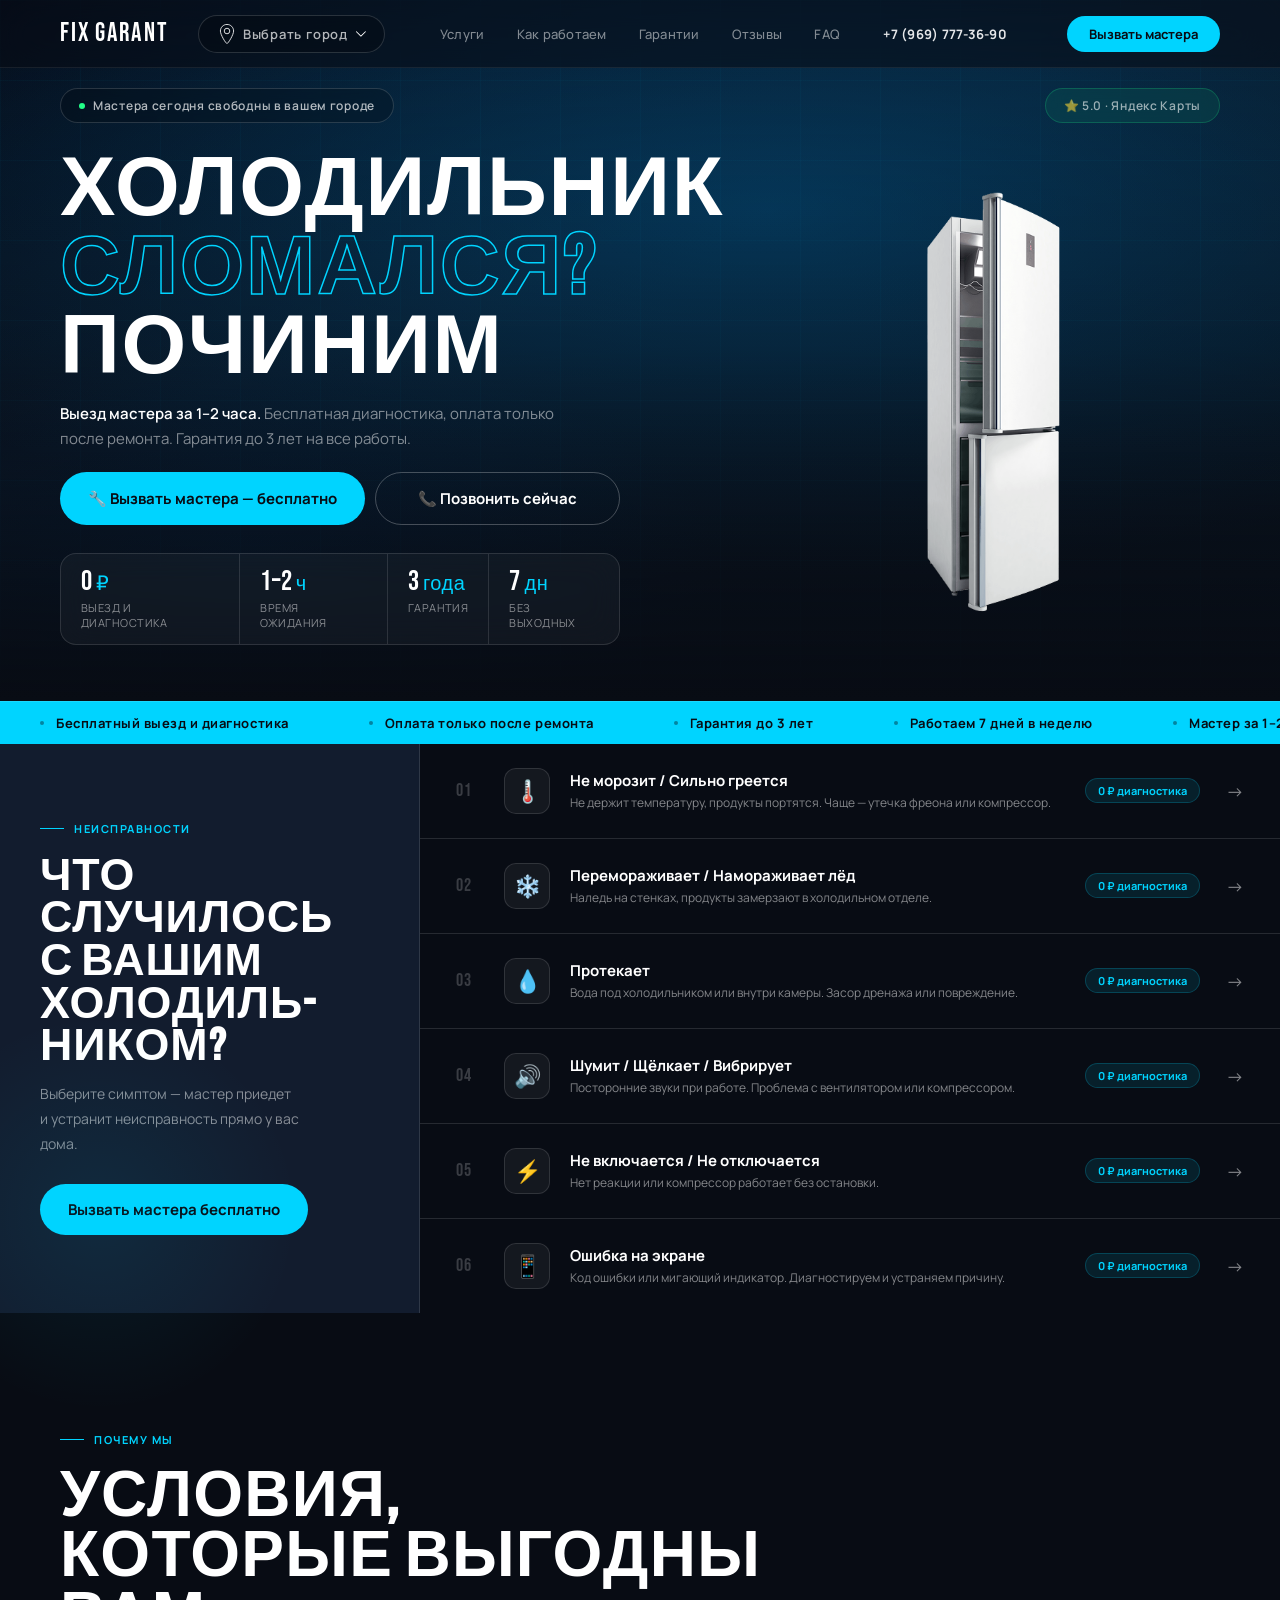
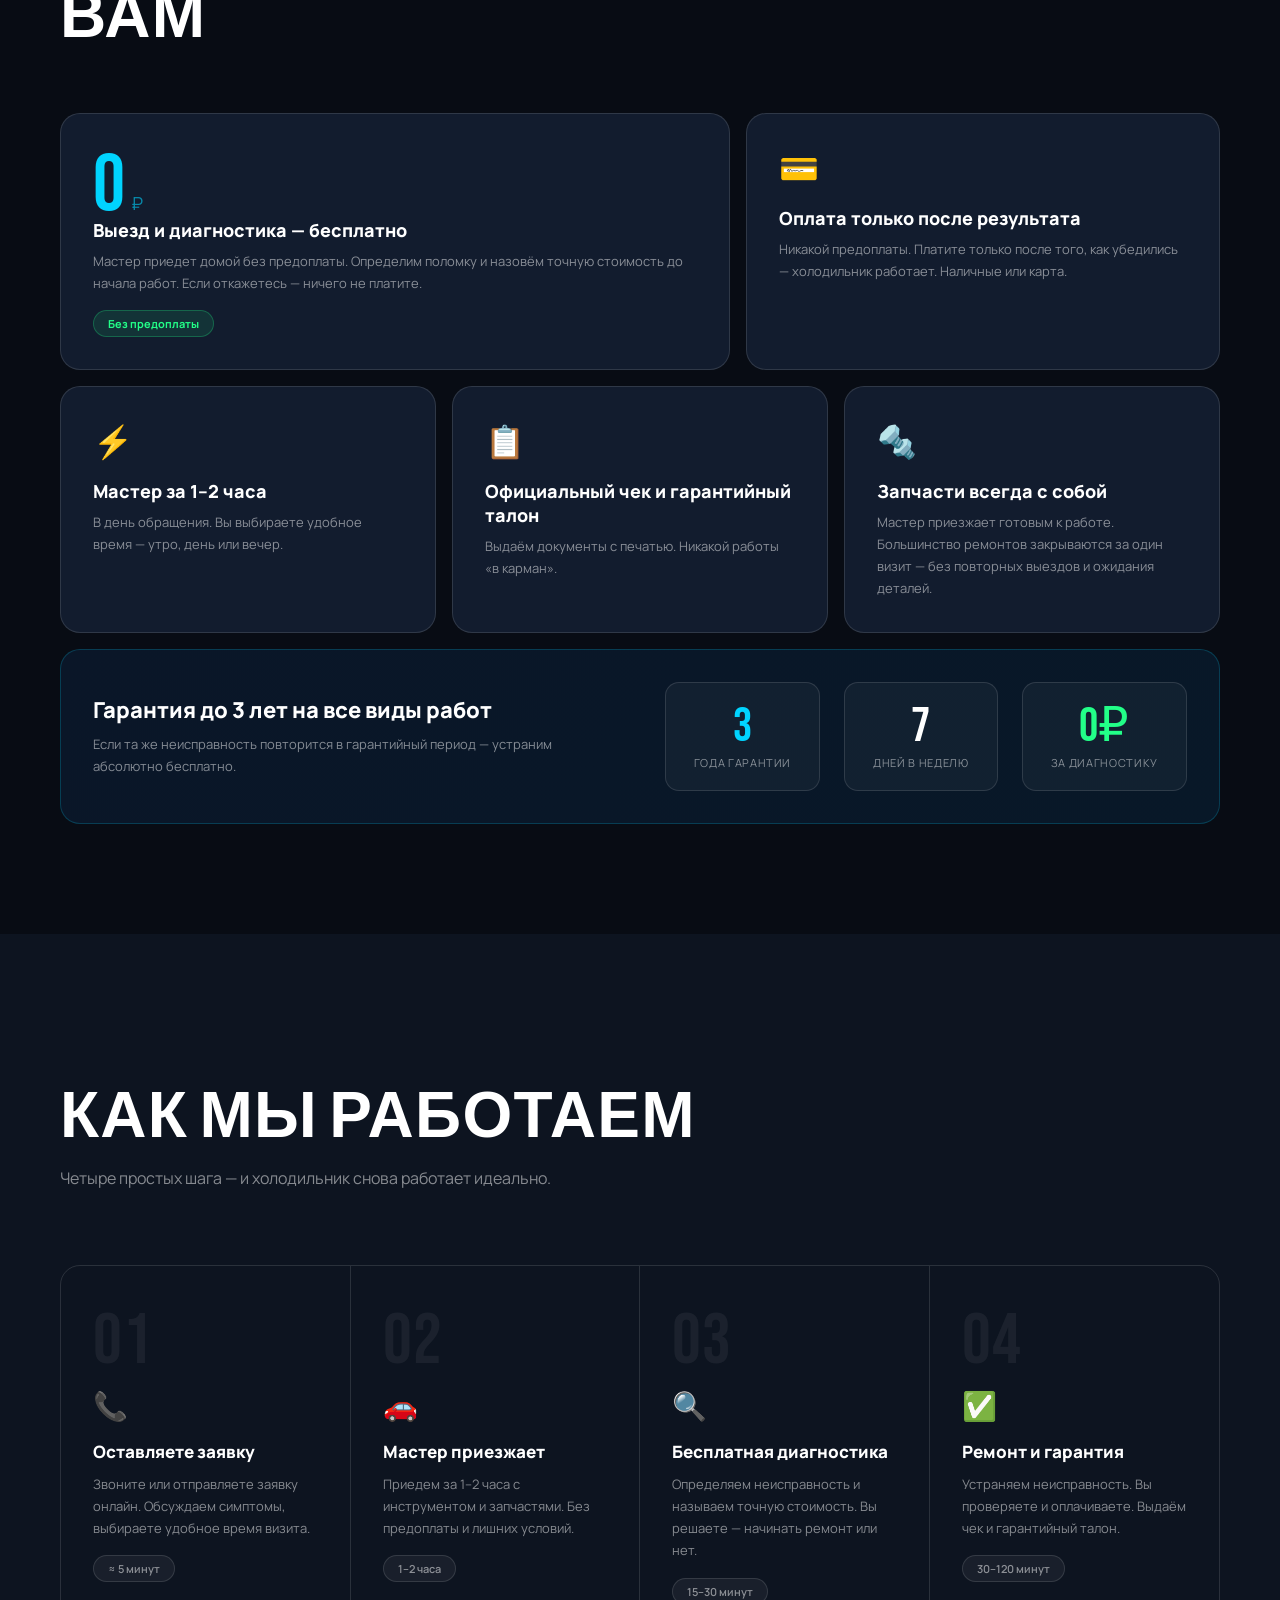
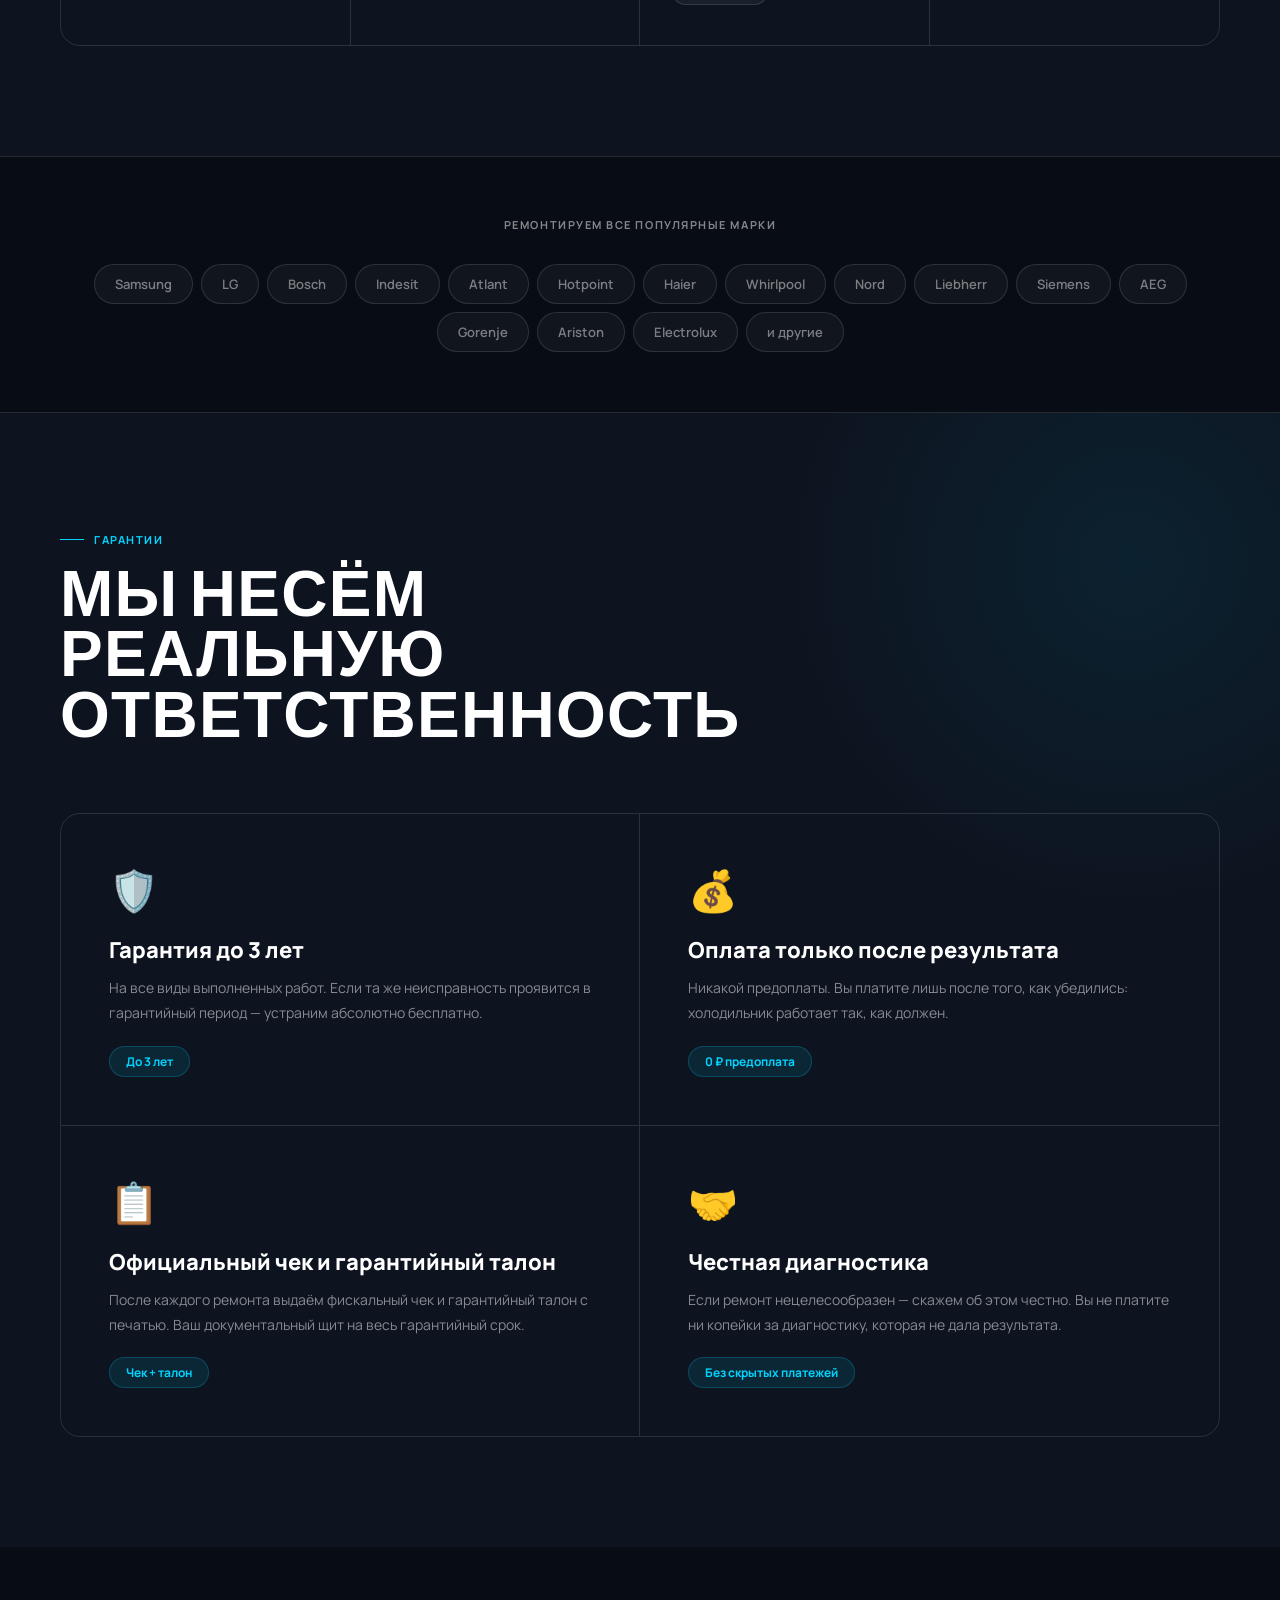
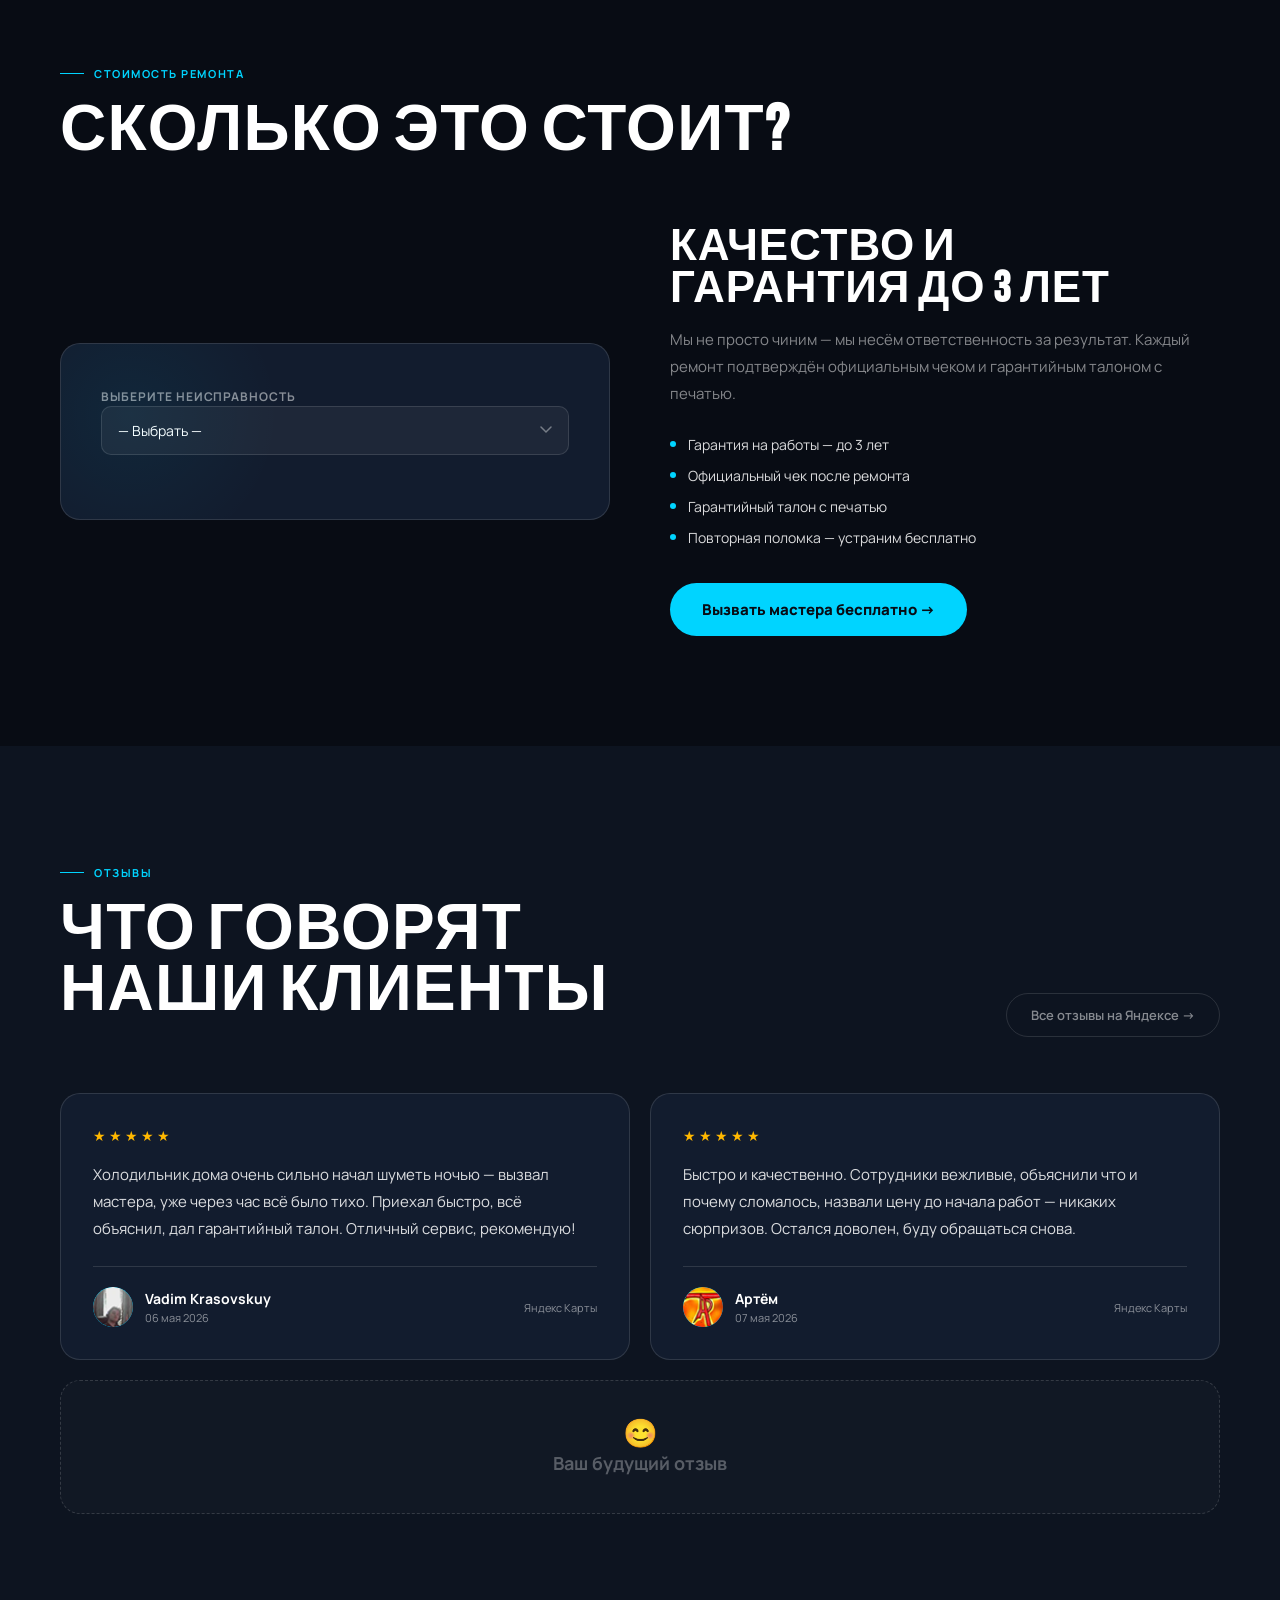
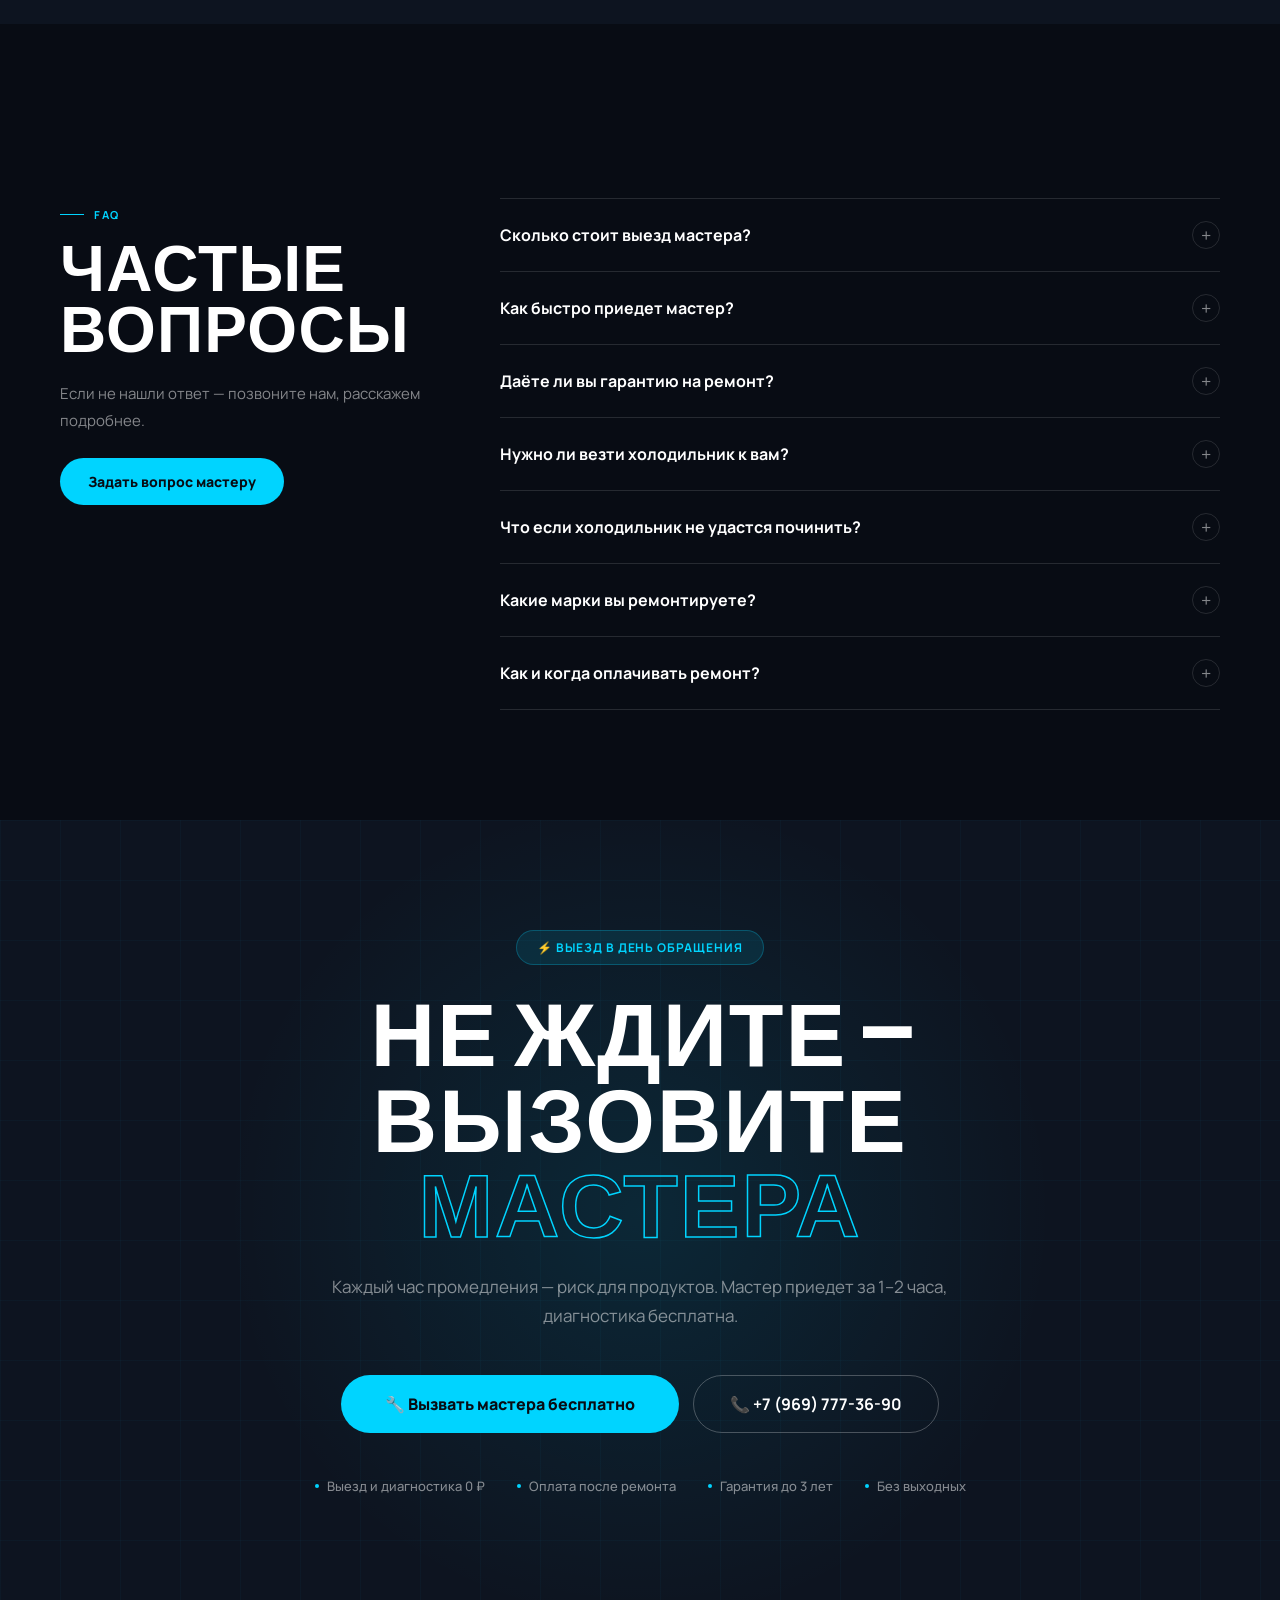
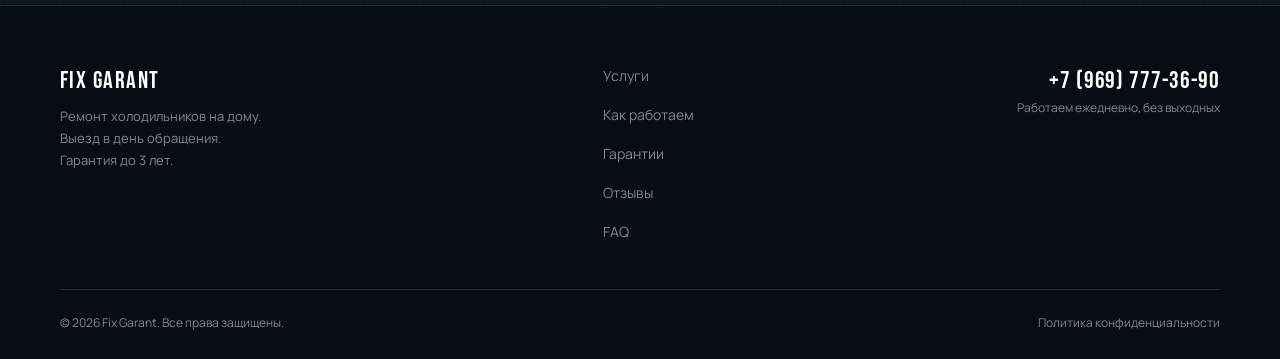
<file: index.html>
<!DOCTYPE html>
<html lang="ru">
<head>
<meta charset="UTF-8">
<meta name="viewport" content="width=device-width, initial-scale=1.0">
<title>Fix Garant — Ремонт холодильников на дому | Выезд сегодня по России</title>
<meta name="description" content="Ремонт холодильников на дому. Выезд мастера в день обращения. Бесплатная диагностика. Гарантия до 3 лет. Работаем по всей России.">
<meta name="robots" content="index, follow">
<meta name="yandex-verification" content="f2040229cfe852c5">
<meta property="og:title" content="Fix Garant — Ремонт холодильников">
<meta property="og:description" content="Выезд мастера в день обращения. Диагностика бесплатно. Гарантия до 3 лет.">
<meta property="og:url" content="https://fixgarant.ru/">
<meta property="og:image" content="https://fixgarant.ru/Photo/Cold.png">
<meta property="og:type" content="website">
<meta property="og:locale" content="ru_RU">
<link rel="preconnect" href="https://fonts.googleapis.com">
<link rel="preconnect" href="https://fonts.gstatic.com" crossorigin>
<link rel="preconnect" href="https://lk.newapi.ru">
<link rel="preconnect" href="https://newapi.ru">
<link rel="stylesheet" href="https://fonts.googleapis.com/css2?family=Bebas+Neue&family=Manrope:wght@400;500;600;700;800&display=swap" media="print" onload="this.media='all'">
<noscript><link rel="stylesheet" href="https://fonts.googleapis.com/css2?family=Bebas+Neue&family=Manrope:wght@400;500;600;700;800&display=swap"></noscript>
<link rel="canonical" href="https://fixgarant.ru/">

<!-- Фавиконы -->
<link rel="icon" href="favicon.ico" sizes="any">
<link rel="icon" type="image/svg+xml" href="favicon_svg.svg">
<link rel="icon" type="image/png" sizes="192x192" href="android-chrome-192x192.png">
<link rel="apple-touch-icon" sizes="180x180" href="apple-touch-icon.png">

<script type="application/ld+json">
{
  "@context": "https://schema.org",
  "@type": "LocalBusiness",
  "name": "Fix Garant — Ремонт холодильников",
  "telephone": "+79697773690",
  "url": "https://fixgarant.ru",
  "image": "https://fixgarant.ru/Photo/Cold.png",
  "description": "Ремонт холодильников на дому. Выезд мастера в день обращения, бесплатная диагностика, гарантия до 3 лет.",
  "areaServed": ["Кострома","Вологда","Мурманск","Сургут","Астрахань","Кемерово","Новокузнецк","Томск","Ставрополь"],
  "openingHoursSpecification": {
    "@type": "OpeningHoursSpecification",
    "dayOfWeek": ["Monday","Tuesday","Wednesday","Thursday","Friday","Saturday","Sunday"],
    "opens": "08:00",
    "closes": "22:00"
  },
  "priceRange": "от 1000 ₽"
}
</script>
<style>
*,*::before,*::after{box-sizing:border-box;margin:0;padding:0}
html{scroll-behavior:smooth}
:root{
  --accent:#00D4FF;
  --accent2:#0099CC;
  --green:#22FF88;
  --white:#FFFFFF;
  --dark:#080C14;
  --dark2:#0D1420;
  --dark3:#121C2E;
  --glass:rgba(255,255,255,0.06);
  --glass-border:rgba(255,255,255,0.12);
  --muted:rgba(255,255,255,0.5);
  --text:rgba(255,255,255,0.85);
  --nav-h:68px;
}
body{
  font-family:'Manrope',sans-serif;
  background:var(--dark);
  color:var(--white);
  overflow-x:hidden;
  -webkit-font-smoothing:antialiased;
  max-width:100vw;
}
a{text-decoration:none;color:inherit}
ul{list-style:none}
button{cursor:pointer;background:none;border:none;font:inherit;color:inherit}
img{display:block;max-width:100%}

/* NAV */
.nav{
  position:fixed;top:0;left:0;right:0;z-index:900;
  display:flex;align-items:center;justify-content:space-between;
  padding:0 60px;height:var(--nav-h);
  /* needed for centered menu */
  background:rgba(8,12,20,0.55);
  backdrop-filter:blur(20px);-webkit-backdrop-filter:blur(20px);
  border-bottom:1px solid rgba(255,255,255,0.07);
  transition:background .3s;
}
.nav.solid{background:rgba(8,12,20,0.97)}
.nav__logo{
  font-family:'Bebas Neue',sans-serif;font-size:26px;letter-spacing:.08em;
  color:var(--white);display:flex;align-items:center;gap:4px;flex-shrink:0;
}
.nav__logo-dot{color:var(--accent)}
.nav__menu{display:flex;gap:32px;align-items:center;position:absolute;left:50%;transform:translateX(-50%)}
.nav__link{font-size:13px;font-weight:500;color:var(--muted);transition:color .2s;letter-spacing:.02em;white-space:nowrap}
.nav__link:hover{color:var(--white)}
.nav__actions{display:flex;align-items:center;gap:60px}
.nav__tel{
  font-size:13px;font-weight:700;color:var(--white);letter-spacing:.02em;
  opacity:.9;transition:color .25s,opacity .25s;position:relative;white-space:nowrap;
}
.nav__tel:hover{opacity:1;color:var(--accent)}
.nav__tel::after{
  content:'';position:absolute;left:0;right:0;bottom:-3px;height:1px;
  background:var(--accent);transform:scaleX(0);transform-origin:left;
  transition:transform .3s cubic-bezier(0.4,0,0.2,1);
  will-change:transform;
}
.nav__tel:hover::after{transform:scaleX(1)}
.nav__tel__tooltip{position:absolute;bottom:-36px;left:50%;transform:translateX(-50%);background:#222;color:#fff;font-size:12px;font-weight:600;padding:5px 12px;border-radius:6px;white-space:nowrap;opacity:0;pointer-events:none;transition:opacity .2s}
.nav__tel__tooltip.copied{background:var(--accent);color:var(--dark)}
.nav__tel__tooltip.visible{opacity:1}
.nav__cta{
  padding:9px 22px;
  background:var(--accent);color:var(--dark);
  font-size:13px;font-weight:700;border-radius:100px;
  transition:all .2s;border:none;cursor:pointer;font-family:'Manrope',sans-serif;
  white-space:nowrap;flex-shrink:0;
}
.nav__cta:hover{background:#33DDFF;transform:translateY(-1px)}
.burger{display:none;flex-direction:column;gap:5px;cursor:pointer;padding:4px}
.burger-bar{display:block;width:22px;height:1.5px;background:var(--white);transition:all .3s;border-radius:2px}
.burger.open .burger-bar:nth-child(1){transform:translateY(6.5px) rotate(45deg)}
.burger.open .burger-bar:nth-child(2){opacity:0}
.burger.open .burger-bar:nth-child(3){transform:translateY(-6.5px) rotate(-45deg)}

/* MOBILE MENU */
.mob-menu{
  display:none;position:fixed;inset:0;z-index:899;
  background:rgba(8,12,20,0.98);backdrop-filter:blur(20px);
  flex-direction:column;align-items:center;justify-content:center;gap:36px;
}
.mob-menu.open{display:flex}
.mob-menu__link{font-family:'Bebas Neue',sans-serif;font-size:42px;letter-spacing:.06em;color:var(--muted);transition:color .2s}
.mob-menu__link:hover{color:var(--white)}
.mob-menu__tel{
  display:flex;align-items:center;justify-content:center;gap:10px;
  padding:16px 36px;background:var(--accent);border-radius:100px;
  font-size:18px;font-weight:700;color:var(--dark);margin-top:8px;font-family:'Manrope',sans-serif;
}

/* HERO — 100dvh, content spaced from nav top and 30px from bottom */
.hero{
  position:relative;width:100%;
  padding-top:var(--nav-h);
  display:flex;flex-direction:column;
  overflow:hidden;
}
.hero__bg{
  position:absolute;inset:0;z-index:0;
  background:
    radial-gradient(ellipse 120% 80% at 60% 30%,rgba(0,100,160,0.55) 0%,transparent 65%),
    radial-gradient(ellipse 60% 50% at 20% 80%,rgba(0,50,100,0.4) 0%,transparent 60%),
    linear-gradient(160deg,#050B18 0%,#0A1828 40%,#081420 100%);
}
.hero__grid{
  position:absolute;inset:0;z-index:0;
  background-image:
    linear-gradient(rgba(0,212,255,0.04) 1px,transparent 1px),
    linear-gradient(90deg,rgba(0,212,255,0.04) 1px,transparent 1px);
  background-size:80px 80px;
  animation:gridMove 20s linear infinite;
}
@keyframes gridMove{from{transform:translate(0,0)}to{transform:translate(80px,80px)}}
.hero__grid{
  /* добавить к существующим стилям: */
  will-change: transform;
  transform: translateZ(0);
}
.hero__overlay{
  position:absolute;inset:0;z-index:1;
  background:linear-gradient(to top,rgba(8,12,20,1) 0%,rgba(8,12,20,0.3) 50%,rgba(8,12,20,0.1) 100%);
}

/* pills row — 30px below nav */
.hero__topbar{
  position:relative;z-index:10;
  display:flex;align-items:center;justify-content:space-between;
  padding:20px 60px 0;
  flex-shrink:0;
}
.hero__pill{
  display:inline-flex;align-items:center;gap:8px;
  padding:8px 18px;border:1px solid rgba(255,255,255,0.15);
  border-radius:100px;font-size:12px;font-weight:600;
  color:rgba(255,255,255,0.7);letter-spacing:.06em;
  backdrop-filter:blur(10px);background:rgba(0,0,0,0.2);
  white-space:nowrap;
}
.hero__pill-dot{width:6px;height:6px;border-radius:50%;background:var(--green);animation:blink 2s infinite;flex-shrink:0}
@keyframes blink{0%,100%{opacity:1;transform:scale(1)}50%{opacity:.4;transform:scale(0.7)}}

/* main content — fills remaining space, 30px padding at bottom */
.hero__content{
  position:relative;z-index:5;
  display:grid;grid-template-columns:1fr 460px;
  gap:40px;align-items:end;
  padding:28px 60px 56px;
}
.hero__title{
  font-family:'Bebas Neue',sans-serif;
  font-size:clamp(48px,6.5vw,108px);
  line-height:.95;letter-spacing:.02em;
  color:var(--white);
}
.hero__title-accent{
  color:transparent;
  -webkit-text-stroke:1.5px var(--accent);
  display:block;
}
.hero__sub{
  font-size:15px;color:var(--muted);line-height:1.65;
  max-width:520px;margin-top:14px;
}
.hero__sub strong{color:var(--white);font-weight:600}
.hero__btns{display:flex;gap:10px;margin-top:20px;flex-wrap:wrap}
.btn-hero{
  display:inline-flex;align-items:center;justify-content:center;gap:10px;
  padding:15px 28px;border-radius:100px;
  font-size:15px;font-weight:700;font-family:'Manrope',sans-serif;
  transition:all .25s;cursor:pointer;white-space:nowrap;
}
.btn-hero-primary{background:var(--accent);color:var(--dark);border:none}
.btn-hero-primary:hover{background:#33DDFF;transform:translateY(-2px);box-shadow:0 12px 40px rgba(0,212,255,0.35)}
.btn-hero-outline{background:transparent;color:var(--white);border:1px solid rgba(255,255,255,0.25);min-width:245px}
.btn-hero-outline:hover{background:rgba(255,255,255,0.08);border-color:rgba(255,255,255,0.5)}

.hero__stats{
  display:flex;gap:0;margin-top:28px;
  border:1px solid var(--glass-border);border-radius:16px;
  overflow:hidden;backdrop-filter:blur(16px);
  background:rgba(255,255,255,0.04); width:560px;
}
.hero__stat{
  padding:14px 20px;
  border-right:1px solid var(--glass-border);
}
.hero__stat:last-child{border-right:none}
.hero__stat-num{
  font-family:'Bebas Neue',sans-serif;font-size:28px;
  color:var(--white);line-height:1;letter-spacing:.02em;
}
.hero__stat-num span{color:var(--accent);font-size:20px}
.hero__stat-label{font-size:11px;color:var(--muted);margin-top:4px;letter-spacing:.04em;text-transform:uppercase}

/* hero form card */
.hero__form-card{
  background:rgba(13,20,32,0.75);
  backdrop-filter:blur(24px);-webkit-backdrop-filter:blur(24px);
  border:1px solid var(--glass-border);
  border-radius:20px;padding:22px 20px;
  position:relative;overflow:hidden;
  align-self:flex-end;
}
.hero__form-card::before{
  content:'';position:absolute;top:-60px;right:-60px;
  width:200px;height:200px;border-radius:50%;
  background:radial-gradient(circle,rgba(0,212,255,0.12),transparent 70%);
  pointer-events:none;
}
.hfc__badge{
  display:inline-flex;align-items:center;gap:6px;margin-bottom:14px;
  padding:5px 12px;background:rgba(34,255,136,0.1);
  border:1px solid rgba(34,255,136,0.25);border-radius:100px;
  font-size:11px;font-weight:700;color:var(--green);letter-spacing:.06em;text-transform:uppercase;
}
.hfc__title{font-size:17px;font-weight:800;color:var(--white);line-height:1.2;margin-bottom:4px}
.hfc__sub{font-size:12px;color:var(--muted);margin-bottom:16px;line-height:1.5}
.hfc__pros{display:flex;flex-direction:column;gap:5px;margin-bottom:12px}
.hfc__pro{display:flex;align-items:center;gap:8px;font-size:12px;font-weight:500;color:rgba(255,255,255,0.7)}
.hfc__pro-check{width:16px;height:16px;border-radius:50%;background:rgba(0,212,255,0.2);border:1px solid rgba(0,212,255,0.4);display:flex;align-items:center;justify-content:center;flex-shrink:0;font-size:9px;color:var(--accent);font-weight:700}
.f-input{
  width:100%;padding:12px 16px;
  background:rgba(255,255,255,0.06);
  border:1px solid rgba(255,255,255,0.12);
  border-radius:10px;
  font-family:'Manrope',sans-serif;font-size:14px;color:var(--white);
  outline:none;transition:border-color .2s;caret-color:var(--accent);
  margin-bottom:8px;
}
.f-input::placeholder{color:rgba(255,255,255,0.3)}
.f-input:focus{border-color:var(--accent)}
.f-input.err{border-color:#FF4D4D}
.f-err{display:none;font-size:11px;color:#FF6B6B;margin:-6px 0 8px 2px}
.f-err.show{display:block}
.f-cb-row{display:flex;align-items:flex-start;gap:8px;margin:4px 0 14px}
.f-cb{display:none}
.f-cb-box{
  width:16px;height:16px;min-width:16px;
  border:1px solid rgba(255,255,255,0.2);border-radius:4px;
  background:transparent;display:flex;align-items:center;justify-content:center;
  margin-top:1px;cursor:pointer;transition:all .2s;
}
.f-cb:checked+.f-cb-box{background:var(--accent);border-color:var(--accent)}
.f-cb:checked+.f-cb-box::after{content:'✓';color:var(--dark);font-size:10px;font-weight:700}
.f-cb-text{font-size:11px;color:rgba(255,255,255,0.4);line-height:1.6}
.f-cb-link{color:var(--accent);opacity:.8}
.f-consent-err{display:none;font-size:11px;color:#FF6B6B;margin:-10px 0 10px}
.f-consent-err.show{display:block}
.f-submit{
  width:100%;padding:14px;
  background:var(--accent);color:var(--dark);
  border:none;border-radius:10px;
  font-family:'Manrope',sans-serif;font-size:15px;font-weight:800;
  cursor:pointer;transition:all .2s;
}
.f-submit:hover:not(:disabled){background:#33DDFF;transform:translateY(-1px)}
.f-submit:disabled{opacity:.5;cursor:not-allowed}
.hfc__lock{text-align:center;font-size:10px;color:rgba(255,255,255,0.3);margin-top:10px}

/* TICKER */
.ticker{
  background:var(--accent);padding:12px 0;overflow:hidden;
  transform:translateZ(0);
  border-top:1px solid rgba(255,255,255,0.1);
  position:relative;z-index:10;
}
.ticker__track{
  display:flex;gap:0;white-space:nowrap;
  will-change:transform;
  backface-visibility:hidden;
}
.ticker__item{
  display:inline-flex;align-items:center;gap:12px;
  padding:0 40px;font-size:13px;font-weight:700;
  color:var(--dark);letter-spacing:.04em;
}
.ticker__sep{width:4px;height:4px;border-radius:50%;background:rgba(8,12,20,0.4);flex-shrink:0}

/* SECTION BASE */
.section{padding:110px 0}
.wrap{max-width:1320px;margin:0 auto;padding:0 60px;width:100%}
.eyebrow{
  display:inline-flex;align-items:center;gap:10px;
  font-size:11px;font-weight:700;letter-spacing:.14em;text-transform:uppercase;
  color:var(--accent);margin-bottom:20px;
}
.eyebrow::before{content:'';width:24px;height:1px;background:var(--accent)}
.sec-title{
  font-family:'Bebas Neue',sans-serif;
  font-size:clamp(40px,5vw,72px);line-height:.95;letter-spacing:.02em;
  color:var(--white);margin-bottom:16px;
}
.sec-sub{font-size:16px;color:var(--muted);line-height:1.8;max-width:540px}

/* PROBLEMS — aligned heights */
.problems{background:var(--dark2);padding:0}
.problems__split{
  display:grid;
  grid-template-columns:420px 1fr;
}
.problems__left{
  background:var(--dark3);
  padding:60px 40px;
  display:flex;flex-direction:column;justify-content:center;
  border-right:1px solid var(--glass-border);
  position:relative;
}
.problems__left::after{
  content:'';position:absolute;bottom:-100px;left:-100px;
  width:400px;height:400px;border-radius:50%;
  background:radial-gradient(circle,rgba(0,212,255,0.08),transparent 70%);pointer-events:none;
}
.problems__left .sec-title{font-size:clamp(32px,3.5vw,56px);margin-bottom:12px}
.problems__lsub{font-size:14px;color:var(--muted);line-height:1.8;margin-bottom:28px;max-width:260px}
.problems__right{
  display:flex;flex-direction:column;
}
.prob-row{
  display:flex;align-items:center;gap:20px;
  padding:24px 36px;border-bottom:1px solid var(--glass-border);
  cursor:pointer;transition:all .25s;position:relative;overflow:hidden;
  flex:1;
}
.prob-row::before{
  content:'';position:absolute;left:0;top:0;bottom:0;width:3px;
  background:var(--accent);transform:scaleY(0);transform-origin:center;transition:transform .25s;
}
.prob-row:hover::before{transform:scaleY(1)}
.prob-row:hover{background:rgba(0,212,255,0.04);padding-left:44px}
.prob-row:last-child{border-bottom:none}
.prob-row__num{
  font-family:'Bebas Neue',sans-serif;font-size:18px;color:rgba(255,255,255,0.2);
  min-width:28px;letter-spacing:.04em;flex-shrink:0;
}
.prob-row__icon{
  font-size:22px;flex-shrink:0;
  width:46px;height:46px;border-radius:12px;
  background:rgba(255,255,255,0.05);border:1px solid var(--glass-border);
  display:flex;align-items:center;justify-content:center;
  transition:all .25s;
}
.prob-row:hover .prob-row__icon{background:rgba(0,212,255,0.1);border-color:rgba(0,212,255,0.3)}
.prob-row__body{flex:1;min-width:0}
.prob-row__title{font-size:15px;font-weight:700;color:var(--white);margin-bottom:3px}
.prob-row__desc{font-size:12px;color:var(--muted);line-height:1.5}
.prob-row__badge{
  padding:4px 12px;background:rgba(0,212,255,0.1);
  border:1px solid rgba(0,212,255,0.2);border-radius:100px;
  font-size:11px;font-weight:700;color:var(--accent);white-space:nowrap;flex-shrink:0;
}
.prob-row__arrow{font-size:18px;color:var(--muted);transition:all .25s;margin-left:6px;flex-shrink:0}
.prob-row:hover .prob-row__arrow{color:var(--accent);transform:translateX(4px)}

/* WHY — BENTO */
.why{background:var(--dark)}
.bento{
  display:grid;
  grid-template-columns:repeat(12,1fr);
  gap:16px;margin-top:64px;
}
.bento-card{
  background:var(--dark3);
  border:1px solid var(--glass-border);
  border-radius:20px;padding:32px;
  transition:border-color .3s,transform .3s;
  position:relative;overflow:hidden;
}
.bento-card:hover{border-color:rgba(0,212,255,0.35);transform:translateY(-4px)}
.bento-card::after{
  content:'';position:absolute;inset:0;border-radius:20px;
  background:radial-gradient(circle at var(--mx,50%) var(--my,50%),rgba(0,212,255,0.06),transparent 60%);
  opacity:0;transition:opacity .3s;pointer-events:none;
}
.bento-card:hover::after{opacity:1}
.bc1{grid-column:span 7}
.bc2{grid-column:span 5}
.bc3{grid-column:span 4}
.bc4{grid-column:span 4}
/* bc5 — full width at bottom, no gap */
.bc5{grid-column:span 4}
.bc6{
  grid-column:span 12;
  background:linear-gradient(135deg,#0A1628 0%,#081828 100%);
  border-color:rgba(0,212,255,0.2);
}
.bento-card__big{
  font-family:'Bebas Neue',sans-serif;font-size:80px;line-height:1;
  color:var(--accent);letter-spacing:.02em;margin-bottom:-8px;
}
.bento-card__unit{font-size:18px;color:rgba(0,212,255,0.6);margin-left:4px;font-family:'Manrope',sans-serif;font-weight:400}
.bento-card__title{font-size:18px;font-weight:800;color:var(--white);margin-bottom:8px}
.bento-card__text{font-size:13px;color:var(--muted);line-height:1.7}
.bento-card__icon{font-size:32px;margin-bottom:16px}
.bento-card__tag{
  display:inline-flex;margin-top:16px;padding:5px 14px;
  background:rgba(34,255,136,0.1);border:1px solid rgba(34,255,136,0.25);
  border-radius:100px;font-size:11px;font-weight:700;color:var(--green);
}
.bc6-inner{display:flex;align-items:center;justify-content:space-between;gap:40px;flex-wrap:wrap}
.bc6-left{flex:1;min-width:260px}
.bc6-right{display:flex;gap:24px;flex-wrap:wrap}
.bc6-stat{text-align:center;padding:20px 28px;background:rgba(255,255,255,0.04);border:1px solid var(--glass-border);border-radius:14px}
.bc6-stat__num{font-family:'Bebas Neue',sans-serif;font-size:48px;color:var(--white);line-height:1}
.bc6-stat__label{font-size:11px;color:var(--muted);margin-top:4px;text-transform:uppercase;letter-spacing:.06em}

/* HOW */
.how{background:var(--dark2);padding:110px 0}
.how__steps{
  display:grid;grid-template-columns:repeat(4,1fr);
  gap:0;margin-top:72px;
  border:1px solid var(--glass-border);border-radius:20px;overflow:hidden;
}
.how-step{
  padding:40px 32px;border-right:1px solid var(--glass-border);
  transition:background .3s;
}
.how-step:last-child{border-right:none}
.how-step:hover{background:rgba(0,212,255,0.04)}
.how-step__num{
  font-family:'Bebas Neue',sans-serif;font-size:72px;line-height:1;
  color:rgba(255,255,255,0.06);margin-bottom:8px;letter-spacing:.02em;
}
.how-step__icon{font-size:28px;margin-bottom:16px}
.how-step__title{font-size:17px;font-weight:800;color:var(--white);margin-bottom:10px}
.how-step__text{font-size:13px;color:var(--muted);line-height:1.7}
.how-step__time{
  display:inline-flex;margin-top:16px;padding:5px 14px;
  background:rgba(255,255,255,0.05);border:1px solid var(--glass-border);
  border-radius:100px;font-size:11px;font-weight:600;color:rgba(255,255,255,0.5);
}

/* BRANDS */
.brands{background:var(--dark);padding:60px 0;border-top:1px solid var(--glass-border);border-bottom:1px solid var(--glass-border)}
.brands__label{text-align:center;font-size:11px;font-weight:700;letter-spacing:.14em;text-transform:uppercase;color:var(--muted);margin-bottom:32px}
.brands__list{display:flex;flex-wrap:wrap;justify-content:center;gap:8px}
.brand-tag{
  padding:10px 20px;
  background:rgba(255,255,255,0.04);
  border:1px solid var(--glass-border);border-radius:100px;
  font-size:13px;font-weight:600;color:rgba(255,255,255,0.45);
  transition:all .2s;cursor:default;
}
.brand-tag:hover{color:var(--white);border-color:rgba(0,212,255,0.35);background:rgba(0,212,255,0.06)}

/* GUARANTEES */
.guar{background:var(--dark2);padding:110px 0;position:relative;overflow:hidden}
.guar::before{
  content:'';position:absolute;top:-200px;right:-200px;
  width:700px;height:700px;border-radius:50%;
  background:radial-gradient(circle,rgba(0,212,255,0.07),transparent 70%);pointer-events:none;
}
.guar__layout{display:grid;grid-template-columns:1fr 1fr;gap:0;margin-top:64px;border:1px solid var(--glass-border);border-radius:20px;overflow:hidden}
.guar-card{
  padding:48px;border-right:1px solid var(--glass-border);
  border-bottom:1px solid var(--glass-border);
  transition:background .3s;
}
.guar-card:nth-child(2){border-right:none}
.guar-card:nth-child(3){border-bottom:none}
.guar-card:nth-child(4){border-right:none;border-bottom:none}
.guar-card:hover{background:rgba(0,212,255,0.03)}
.guar-card__icon{font-size:40px;margin-bottom:20px}
.guar-card__title{font-size:22px;font-weight:800;color:var(--white);margin-bottom:12px;line-height:1.2}
.guar-card__text{font-size:14px;color:var(--muted);line-height:1.8}
.guar-card__pill{
  display:inline-flex;margin-top:20px;padding:6px 16px;
  background:rgba(0,212,255,0.1);border:1px solid rgba(0,212,255,0.2);
  border-radius:100px;font-size:12px;font-weight:700;color:var(--accent);
}

/* CALCULATOR */
.calc{background:var(--dark);padding:110px 0}
.calc__inner{display:grid;grid-template-columns:1fr 1fr;gap:60px;align-items:center;margin-top:64px}
.calc__form{background:var(--dark3);border:1px solid var(--glass-border);border-radius:20px;padding:40px;position:relative;overflow:hidden}
.calc__form::before{content:'';position:absolute;top:-80px;left:-80px;width:300px;height:300px;border-radius:50%;background:radial-gradient(circle,rgba(0,212,255,0.06),transparent 70%);pointer-events:none}
.calc__label{font-size:12px;font-weight:700;letter-spacing:.08em;text-transform:uppercase;color:var(--muted);margin-bottom:10px}
.calc__select{
  width:100%;padding:14px 16px;
  background:rgba(255,255,255,0.05);border:1px solid var(--glass-border);
  border-radius:10px;font-family:'Manrope',sans-serif;font-size:14px;color:var(--white);
  outline:none;cursor:pointer;margin-bottom:24px;
  appearance:none;-webkit-appearance:none;
  background-image:url("data:image/svg+xml,%3Csvg xmlns='http://www.w3.org/2000/svg' width='12' height='8'%3E%3Cpath d='M1 1l5 5 5-5' stroke='rgba(255,255,255,0.4)' stroke-width='1.5' fill='none' stroke-linecap='round'/%3E%3C/svg%3E");
  background-repeat:no-repeat;background-position:right 16px center;
}
.calc__select option{background:var(--dark2);color:var(--white)}
.calc__result{
  padding:28px;border-radius:14px;
  background:linear-gradient(135deg,rgba(0,212,255,0.08),rgba(0,212,255,0.02));
  border:1px solid rgba(0,212,255,0.2);
  display:none;
}
.calc__result.show{display:block}
.calc__result-label{font-size:11px;font-weight:700;letter-spacing:.1em;text-transform:uppercase;color:var(--muted);margin-bottom:8px}
.calc__result-price{font-family:'Bebas Neue',sans-serif;font-size:52px;color:var(--white);line-height:1;letter-spacing:.02em}
.calc__result-price span{color:var(--accent)}
.calc__result-note{font-size:12px;color:var(--muted);margin-top:8px}
.calc__right h3{font-family:'Bebas Neue',sans-serif;font-size:44px;line-height:.95;letter-spacing:.02em;color:var(--white);margin-bottom:16px}
.calc__right p{font-size:15px;color:var(--muted);line-height:1.8;margin-bottom:28px}
.calc__checks{display:flex;flex-direction:column;gap:12px;margin-bottom:36px}
.calc__check{display:flex;align-items:center;gap:12px;font-size:14px;color:var(--text)}
.calc__check-dot{width:6px;height:6px;border-radius:50%;background:var(--accent);flex-shrink:0}
.btn-calc{
  display:inline-flex;align-items:center;gap:10px;
  padding:16px 32px;background:var(--accent);color:var(--dark);
  border:none;border-radius:100px;font-family:'Manrope',sans-serif;
  font-size:15px;font-weight:800;cursor:pointer;transition:all .2s;
}
.btn-calc:hover{background:#33DDFF;transform:translateY(-2px)}

/* REVIEWS */
.reviews{background:var(--dark2);padding:110px 0}
.reviews__top{display:flex;justify-content:space-between;align-items:flex-end;margin-bottom:56px;gap:24px;flex-wrap:wrap}
.ya-link{
  display:inline-flex;align-items:center;gap:8px;
  padding:12px 24px;border:1px solid var(--glass-border);border-radius:100px;
  font-size:13px;font-weight:600;color:var(--muted);transition:all .2s;
}
.ya-link:hover{border-color:var(--accent);color:var(--accent)}
.reviews__grid{display:grid;grid-template-columns:1fr 1fr;gap:20px}
.rev-card{
  background:var(--dark3);border:1px solid var(--glass-border);
  border-radius:20px;padding:32px;transition:all .25s;
}
.rev-card:hover{border-color:rgba(0,212,255,0.3);transform:translateY(-3px)}
.rev-stars{color:#FFB800;font-size:14px;letter-spacing:3px;margin-bottom:16px}
.rev-text{font-size:15px;line-height:1.8;color:var(--text);margin-bottom:24px}
.rev-foot{display:flex;align-items:center;justify-content:space-between;padding-top:20px;border-top:1px solid var(--glass-border)}
.rev-person{display:flex;align-items:center;gap:12px}
.rev-ava{
  width:40px;height:40px;border-radius:50%;
  background:linear-gradient(135deg,var(--accent),var(--accent2));
  display:flex;align-items:center;justify-content:center;
  font-size:14px;font-weight:800;color:var(--dark);flex-shrink:0;
}
.rev-name{font-size:14px;font-weight:700;color:var(--white)}
.rev-date{font-size:11px;color:var(--muted);margin-top:2px}
.rev-src{font-size:11px;color:var(--muted)}
/* future review card */
.rev-card--future{
  grid-column:span 2;
  display:flex;align-items:center;justify-content:center;
  background:rgba(255,255,255,0.02);
  border:1px dashed rgba(255,255,255,0.15);
  border-radius:20px;
  min-height:120px;
  transition:all .25s;
}
.rev-card--future:hover{border-color:rgba(0,212,255,0.3);background:rgba(0,212,255,0.03)}
.rev-card--future__inner{text-align:center}
.rev-card--future__text{font-size:18px;font-weight:700;color:rgba(255,255,255,0.3);margin-bottom:6px}
.rev-card--future__emoji{font-size:28px}

/* FAQ */
.faq{background:var(--dark);padding:110px 0}
.faq__layout{display:grid;grid-template-columns:1fr 2fr;gap:80px;margin-top:64px;align-items:start}
.faq__left p{font-size:15px;color:var(--muted);line-height:1.8;margin:16px 0 32px}
.btn-faq{
  display:inline-flex;align-items:center;gap:8px;
  padding:14px 28px;background:var(--accent);color:var(--dark);
  border:none;border-radius:100px;font-family:'Manrope',sans-serif;
  font-size:14px;font-weight:800;cursor:pointer;transition:all .2s;
}
.btn-faq:hover{background:#33DDFF}
.faq__list{display:flex;flex-direction:column;gap:0}
.faq-item{border-bottom:1px solid var(--glass-border)}
.faq-item:first-child{border-top:1px solid var(--glass-border)}
.faq-q{
  display:flex;align-items:center;justify-content:space-between;
  padding:22px 0;cursor:pointer;gap:16px;
}
.faq-q-text{font-size:16px;font-weight:700;color:var(--white);line-height:1.4}
.faq-q-ico{
  width:28px;height:28px;min-width:28px;border-radius:50%;
  border:1px solid var(--glass-border);
  display:flex;align-items:center;justify-content:center;
  font-size:18px;color:var(--muted);transition:all .3s;
}
.faq-item.open .faq-q-ico{background:var(--accent);border-color:var(--accent);color:var(--dark);transform:rotate(45deg)}
.faq-a{display:none;padding:0 0 22px;font-size:14px;color:var(--muted);line-height:1.8}
.faq-item.open .faq-a{display:block}

/* CTA FINAL */
.cta-final{
  position:relative;padding:110px 0;overflow:hidden;
  background:var(--dark2);
}
.cta-final::before{
  content:'';position:absolute;top:50%;left:50%;transform:translate(-50%,-50%);
  width:900px;height:900px;border-radius:50%;
  background:radial-gradient(circle,rgba(0,212,255,0.1) 0%,transparent 65%);
  pointer-events:none;
}
.cta-final::after{
  content:'';position:absolute;inset:0;
  background-image:linear-gradient(rgba(0,212,255,0.03) 1px,transparent 1px),linear-gradient(90deg,rgba(0,212,255,0.03) 1px,transparent 1px);
  background-size:60px 60px;
}
.cta-final__inner{position:relative;z-index:2;text-align:center;max-width:720px;margin:0 auto}
.cta-final__tag{
  display:inline-flex;align-items:center;gap:8px;margin-bottom:32px;
  padding:8px 20px;background:rgba(0,212,255,0.1);
  border:1px solid rgba(0,212,255,0.25);border-radius:100px;
  font-size:12px;font-weight:700;color:var(--accent);letter-spacing:.08em;text-transform:uppercase;
}
.cta-final__title{
  font-family:'Bebas Neue',sans-serif;
  font-size:clamp(52px,7vw,100px);line-height:.95;letter-spacing:.02em;color:var(--white);margin-bottom:20px;
}
.cta-final__title span{color:transparent;-webkit-text-stroke:1.5px var(--accent)}
.cta-final__sub{font-size:17px;color:var(--muted);line-height:1.7;margin-bottom:44px}
.cta-final__btns{display:flex;justify-content:center;gap:14px;flex-wrap:wrap}
.btn-cta-main{
  padding:18px 44px;background:var(--accent);color:var(--dark);
  border:none;border-radius:100px;font-family:'Manrope',sans-serif;
  font-size:16px;font-weight:800;cursor:pointer;transition:all .25s;
}
.btn-cta-main:hover{background:#33DDFF;transform:translateY(-2px);box-shadow:0 16px 50px rgba(0,212,255,0.3)}
.btn-cta-outline{
  padding:17px 36px;background:transparent;color:var(--white);
  border:1px solid rgba(255,255,255,0.25);border-radius:100px;
  font-family:'Manrope',sans-serif;font-size:16px;font-weight:700;cursor:pointer;transition:all .2s;
}
.btn-cta-outline:hover{border-color:rgba(255,255,255,0.5);background:rgba(255,255,255,0.06)}
.cta-final__trust{display:flex;justify-content:center;gap:32px;margin-top:44px;flex-wrap:wrap}
.cta-trust-item{display:flex;align-items:center;gap:8px;font-size:13px;font-weight:500;color:var(--muted)}
.cta-trust-dot{width:4px;height:4px;border-radius:50%;background:var(--accent)}

/* MODAL */
.modal-overlay{
  display:none;position:fixed;inset:0;z-index:1000;
  background:rgba(0,0,0,0.8);backdrop-filter:blur(10px);
  align-items:center;justify-content:center;padding:20px;
}
.modal-overlay.open{display:flex}
.modal{
  background:var(--dark3);border:1px solid var(--glass-border);
  border-radius:24px;padding:48px 44px 40px;
  width:100%;max-width:480px;position:relative;
}
.modal__close{
  position:absolute;top:16px;right:16px;
  width:32px;height:32px;border-radius:50%;
  background:rgba(255,255,255,0.06);border:none;cursor:pointer;
  display:flex;align-items:center;justify-content:center;
  color:var(--muted);font-size:18px;transition:all .2s;
}
.modal__close:hover{background:rgba(255,255,255,0.12);color:var(--white)}
.modal__title{font-family:'Bebas Neue',sans-serif;font-size:36px;letter-spacing:.02em;color:var(--white);margin-bottom:4px}
.modal__sub{font-size:13px;color:var(--muted);margin-bottom:28px;line-height:1.6}

/* FOOTER */
.footer{background:var(--dark);border-top:1px solid var(--glass-border);padding:60px 0 28px}
.footer__top{
  display:flex;justify-content:space-between;align-items:flex-start;
  gap:40px;flex-wrap:wrap;margin-bottom:48px;
}
.footer__logo{font-family:'Bebas Neue',sans-serif;font-size:24px;letter-spacing:.06em;color:var(--white);margin-bottom:10px}
.footer__logo span{color:var(--accent)}
.footer__desc{font-size:13px;color:rgba(255,255,255,0.5);line-height:1.7;max-width:220px}
.footer__nav{display:flex;gap:20px;flex-wrap:wrap;align-items:flex-start;flex-direction:column}
.footer__nav-link{font-size:14px;color:rgba(255,255,255,0.5);transition:color .2s}
.footer__nav-link:hover{color:rgba(255,255,255,0.8)}
.footer__contact{text-align:right}
.footer__phone{font-family:'Bebas Neue',sans-serif;font-size:24px;letter-spacing:.04em;color:var(--white);display:block;margin-bottom:4px;text-align:right}
.footer__worktime{font-size:12px;color:rgba(255,255,255,0.5);text-align:right}
.footer__div{height:1px;background:var(--glass-border);margin-bottom:24px}
.footer__bot{display:flex;justify-content:space-between;align-items:center;flex-wrap:wrap;gap:12px}
.footer__copy{font-size:12px;color:rgba(255,255,255,0.5)}
.footer__policy{font-size:12px;color:rgba(255,255,255,0.5);transition:color .2s}
.footer__policy:hover{color:rgba(255,255,255,0.6)}

/* SCROLL REVEAL */
.reveal{opacity:0;transform:translateY(30px);transition:opacity .7s ease,transform .7s ease}
.reveal.in{opacity:1;transform:none}
.reveal-l{opacity:0;transform:translateX(-30px);transition:opacity .7s ease,transform .7s ease}
.reveal-l.in{opacity:1;transform:none}

/* ══════════ RESPONSIVE ══════════ */
@media(max-width:1100px){
  :root{--nav-h:60px}
  .nav{padding:0 24px}
  .nav__menu{display:none}
  .nav__actions{display:none}
  .burger{display:flex}

  /* hero — tablet */
  .hero__topbar{padding:16px 32px 0;flex-wrap:wrap;gap:10px}
  .hero__content{
    grid-template-columns:1fr;
    padding:20px 32px 48px;
    gap:24px;
    align-items:start;
  }
  .hero__photo{display:none}
  .hero__form-card{display:none !important}
  .hero__title{font-size:clamp(50px,7vw,90px)}
  .hero__btns{flex-wrap:wrap}
  .btn-hero{flex:1}
  .btn-hero-outline{flex:1;min-width:0}

  .hero__stats{flex-wrap:wrap;width:100%;border-radius:12px}
  .hero__left{display:flex;flex-direction:column}
  .hero__left-top{margin-top:20px}
  .hero__stat{flex:1;min-width:100px;border-right:none;border-bottom:1px solid var(--glass-border);padding:14px 16px}
  .hero__stat:nth-child(odd){border-right:1px solid var(--glass-border)}
  .hero__stat:nth-last-child(-n+2){border-bottom:none}
  .hero__stat:nth-child(2){border-bottom:1px solid var(--glass-border)}
  .hero__stat:nth-child(3){border-top:1px solid var(--glass-border);border-bottom:1px solid var(--glass-border)}

  .problems__split{grid-template-columns:1fr}
  .problems__left{padding:48px 32px}
  .problems__right{padding-left:0}

  .bento{grid-template-columns:1fr 1fr}
  .bc1,.bc2,.bc3,.bc4{grid-column:span 1}
  .bc5{grid-column:span 2}
  .bc6{grid-column:span 2}

  .how__steps{grid-template-columns:1fr 1fr}
  .how-step{border-right:none;border-bottom:1px solid var(--glass-border)}
  .how-step:nth-child(odd){border-right:1px solid var(--glass-border)}
  .how-step:last-child{border-bottom:none}
  .how-step:nth-last-child(2):nth-child(odd){border-bottom:1px solid var(--glass-border)}
  .how-step:nth-last-child(2):nth-child(even){border-bottom:none}

  .guar__layout{grid-template-columns:1fr}
  .guar-card{border-right:none}
  .guar-card:nth-child(3){border-bottom:1px solid var(--glass-border)}

  .calc__inner{grid-template-columns:1fr}

  .reviews__grid{grid-template-columns:1fr 1fr}
  .rev-card--future{grid-column:span 2}

  .faq__layout{grid-template-columns:1fr;gap:40px}

  .wrap{padding:0 32px}
  .section{padding:80px 0}

    .nav,
  .mob-menu {
    backdrop-filter: none;
    -webkit-backdrop-filter: none;
  }
}


@media(max-width:640px){
  :root{--nav-h:56px}
  .nav{padding:0 16px}
  .nav__logo{display:none}
  .nav__left{flex:1;margin-left:0}
  .nav__city img:first-child{width:15px !important;height:15px !important}
  .burger{margin-left:30px;flex-shrink:0}
  /* Global overflow protection on mobile */
  body{overflow-x:hidden;max-width:100vw}
  .section,.brands,.problems,.guar,.calc,.reviews,.faq,.cta-final,.footer{overflow-x:hidden}
  img,svg{max-width:100%;height:auto}

  /* hero — mobile: full width, no horizontal overflow */
  /* hero height auto on tablet */
  .hero__topbar{
    padding:14px 16px 0;
    gap:10px;
    width:100%;
    flex-direction:column;
    align-items:flex-start;
  }
  /* First pill — full width */
  .hero__topbar .hero__pill:first-child{
    width:100%;
    justify-content:center;
    max-width:100%;
    box-sizing:border-box;
  }
  /* Second pill — centered */
  .hero__topbar .hero__pill:last-child{
    align-self:center;
    max-width:none;
  }

  .hero__content{
    grid-template-columns:1fr;
    padding: 45px 16px 36px;
    gap:14px;
    align-items:start;
  }
  .hero__photo{display:none}
  .hero__left{height:auto;justify-content:flex-start;gap:16px;display:flex;flex-direction:column}
  .hero__left-top{flex:none}
  .hero__left-top{margin-top:0}
  .hero__stats{margin-bottom:0}
  .hero__title{font-size:clamp(36px,9.5vw,60px)}
  .hero__sub{font-size:14px}
  .hero__btns{flex-direction:column;gap:10px}
  .btn-hero{width:100%;text-align:center}
  .hero__stats{flex-direction:column;width:100%;border-radius:12px;margin-bottom:0}
  .hero__stat{border-right:none !important;border-bottom:1px solid var(--glass-border);padding:12px 16px}
  .hero__stat:last-child{border-bottom:none}
  .hero__stat:nth-child(3){border-top:1px solid var(--glass-border);border-bottom:1px solid var(--glass-border)}
  .hero__form-card{display:none !important}

  /* general */
  .wrap{padding:0 16px}
  .section{padding:64px 0}
  .sec-title{font-size:clamp(26px,7.5vw,44px)}

  .problems__left{padding:36px 20px 36px 20px}
  .prob-row{padding:18px 16px;gap:12px}
  .prob-row:hover{padding-left:20px}
  .prob-row__badge{display:none}

  .bento{grid-template-columns:1fr}
  .bc1,.bc2,.bc3,.bc4,.bc5,.bc6{grid-column:span 1}
  .bc6-inner{flex-direction:column;gap:20px}
  .bc6-right{justify-content:center}

  .how__steps{grid-template-columns:1fr}
  .how-step{border-right:none !important;border-bottom:1px solid var(--glass-border)}
  .how-step:last-child{border-bottom:none}

  .guar__layout{grid-template-columns:1fr}
  .guar-card{border-right:none;padding:28px 20px}
  .guar-card:nth-child(3){border-bottom:1px solid var(--glass-border)}
  .guar-card__title{font-size:18px}

  .calc__inner{grid-template-columns:1fr}
  .calc__form{padding:28px 20px}

  .reviews__grid{grid-template-columns:1fr}
  .rev-card--future{grid-column:span 1;min-height:100px}

  .faq__layout{grid-template-columns:1fr;gap:32px}

  .cta-final__btns{flex-direction:column;align-items:stretch}
  .btn-cta-main,.btn-cta-outline{text-align:center;justify-content:center}
  .cta-final__trust{gap:14px}

  .footer__top{flex-direction:column;align-items:flex-start}
  .footer__contact{text-align:left;width:100%}
  .footer__phone{text-align:left}
  .footer__worktime{text-align:left}
  .footer__nav{flex-direction:row;gap:14px 20px;flex-wrap:wrap}
  .footer__bot{flex-direction:column;text-align:center}

  .mob-menu__link { font-size: 32px; }

  .nav,
  .mob-menu,
  .hero__pill,
  .hero__stats {
    backdrop-filter: none;
    -webkit-backdrop-filter: none;
  }
}

/* Hero photo (вместо формы) */
.hero__photo{
  position:relative;
  border-radius:20px;
  overflow:hidden;
  align-self:stretch;
  min-height:0;
}
.hero__photo img{
  width:100%;height:100%;
  object-fit:cover;object-position:center;
  display:block;
}

.city-drop-item{
  padding:9px 14px;font-size:13px;font-weight:600;
  color:rgba(255,255,255,0.6);cursor:pointer;transition:all .15s;
}
.city-drop-item:hover{background:rgba(0,212,255,0.08);color:#fff}
.city-drop-item.active{color:#00D4FF}

.nav__left{
  display:flex;align-items:center;
}
.nav__city{
  display:flex;align-items:center;gap:6px;
  margin-left:30px;
  font-size:13px;font-weight:600;
  color:rgba(255,255,255,0.7);letter-spacing:.06em;
  white-space:nowrap;
  flex-shrink:0;
  position:relative;
  cursor:pointer;
  user-select:none;
  padding:8px 18px;
  border:1px solid rgba(255,255,255,0.15);
  border-radius:100px;
  background:rgba(0,0,0,0.2);
}
@media(max-width:1100px){
  .nav__left{flex:1}
  .nav__city{
    flex:1;
    justify-content:center;
    margin-left:16px;
  }
}

@media(max-width:640px){
  .nav__city{
    flex:0 0 auto !important;
    justify-content:flex-start !important;
    margin-left:0 !important;
  }
}



#navCityDrop{min-width:180px;white-space:normal}
@media(max-width:640px){
  #navCityDrop{min-width:0;width:100%}
  #navCityDrop .city-drop-item{font-size:12px}
}

</style>
</head>
<body>

<!-- NAV -->
<nav class="nav" id="mainNav">
<div class="nav__left">
<div class="nav__logo">FIX <span class="nav__logo-garant">GARANT</span></div>
<div class="nav__city" id="navCity" onclick="toggleNavCity()">
  <img src="Photo/location.svg" width="20" height="20" alt="">
  <span id="navCityName">Выбрать город</span>
  <img id="navCityArrow" src="Photo/arrow.svg" width="10" height="10" alt="" style="transition:transform .25s;display:inline-block;margin-left:2px;">
  <div id="navCityDrop" style="display:none;position:absolute;top:calc(100% + 8px);left:0;background:#0D1420;border:1px solid rgba(255,255,255,0.12);border-radius:12px;overflow:hidden;z-index:999;">
    <div style="font-size:10px;color:rgba(255,255,255,0.35);padding:10px 14px 6px;letter-spacing:.08em;text-transform:uppercase;">Работаем в городах</div>
    <div id="navCityList"></div>
  </div>
</div>
</div>
  <div class="nav__menu">
    <a href="#services" class="nav__link">Услуги</a>
    <a href="#how" class="nav__link">Как работаем</a>
    <a href="#guarantees" class="nav__link">Гарантии</a>
    <a href="#reviews" class="nav__link">Отзывы</a>
    <a href="#faq" class="nav__link">FAQ</a>
  </div>
  <div class="nav__actions">
    <a href="tel:+79697773690" class="nav__tel" id="navTel">+7 (969) 777-36-90</a>
    <button class="nav__cta" onclick="openModal()">Вызвать мастера</button>
  </div>
  <button class="burger" id="burger" aria-label="Меню">
    <span class="burger-bar"></span>
    <span class="burger-bar"></span>
    <span class="burger-bar"></span>
  </button>
</nav>

<!-- MOBILE MENU -->
<div class="mob-menu" id="mobMenu">
  <div style="font-family:'Bebas Neue',sans-serif;font-size:32px;letter-spacing:.08em;color:rgba(255,255,255,0.9);margin-bottom:8px;">FIX GARANT</div>
  <a href="#services" class="mob-menu__link" onclick="closeMob()">Услуги</a>
  <a href="#how" class="mob-menu__link" onclick="closeMob()">Как работаем</a>
  <a href="#guarantees" class="mob-menu__link" onclick="closeMob()">Гарантии</a>
  <a href="#reviews" class="mob-menu__link" onclick="closeMob()">Отзывы</a>
  <a href="#faq" class="mob-menu__link" onclick="closeMob()">FAQ</a>
  <a href="tel:+79697773690" class="mob-menu__tel">📞 +7 (969) 777-36-90</a>
</div>

<!-- HERO -->
<section class="hero">
  <div class="hero__bg"></div>
  <div class="hero__grid"></div>
  <div class="hero__overlay"></div>

  <div class="hero__topbar">
<div class="hero__pill">
  <span class="hero__pill-dot"></span>
Мастера сегодня свободны в вашем городе
</div>
    <div class="hero__pill" style="background:rgba(34,255,136,0.08);border-color:rgba(34,255,136,0.2);color:rgba(255,255,255,0.6)">
      ⭐ 5.0 · Яндекс Карты
    </div>
  </div>

  <div class="hero__content">
    <div class="hero__left">
      <div class="hero__left-top">


        <h1 class="hero__title">
          ХОЛОДИЛЬНИК<br>
          <span class="hero__title-accent">СЛОМАЛСЯ?</span>
          ПОЧИНИМ
        </h1>
        <p class="hero__sub">
          <strong>Выезд мастера за 1–2 часа.</strong> Бесплатная диагностика, оплата только после ремонта. Гарантия до 3 лет на все работы.
        </p>
        <div class="hero__btns">
          <button class="btn-hero btn-hero-primary" onclick="openModal()">🔧 Вызвать мастера — бесплатно</button>
          <a href="tel:+79697773690" class="btn-hero btn-hero-outline">📞 Позвонить сейчас</a>
        </div>
      </div><!-- /hero__left-top -->
      <div class="hero__stats">
        <div class="hero__stat">
          <div class="hero__stat-num">0<span> ₽</span></div>
          <div class="hero__stat-label">Выезд и диагностика</div>
        </div>
        <div class="hero__stat">
          <div class="hero__stat-num">1–2<span> ч</span></div>
          <div class="hero__stat-label">Время ожидания</div>
        </div>
        <div class="hero__stat">
          <div class="hero__stat-num">3<span> года</span></div>
          <div class="hero__stat-label">Гарантия</div>
        </div>
        <div class="hero__stat">
          <div class="hero__stat-num">7<span> дн</span></div>
          <div class="hero__stat-label">Без выходных</div>
        </div>
      </div>
    </div>

    <div class="hero__photo">
      <img src="Photo/Cold.png" alt="Ремонт холодильника на дому" width="460" height="600" loading="eager" fetchpriority="high">
    </div>
  </div>
</section>

<!-- TICKER -->
<div class="ticker">
  <div class="ticker__track" id="tickerTrack">
    <span class="ticker__item"><span class="ticker__sep"></span>Бесплатный выезд и диагностика</span>
    <span class="ticker__item"><span class="ticker__sep"></span>Оплата только после ремонта</span>
    <span class="ticker__item"><span class="ticker__sep"></span>Гарантия до 3 лет</span>
    <span class="ticker__item"><span class="ticker__sep"></span>Работаем 7 дней в неделю</span>
    <span class="ticker__item"><span class="ticker__sep"></span>Мастер за 1–2 часа</span>
    <span class="ticker__item"><span class="ticker__sep"></span>Официальный чек и гарантийный талон</span>
    <span class="ticker__item"><span class="ticker__sep"></span>Все марки холодильников</span>
    <span class="ticker__item"><span class="ticker__sep"></span>Бесплатный выезд и диагностика</span>
    <span class="ticker__item"><span class="ticker__sep"></span>Оплата только после ремонта</span>
    <span class="ticker__item"><span class="ticker__sep"></span>Гарантия до 3 лет</span>
    <span class="ticker__item"><span class="ticker__sep"></span>Работаем 7 дней в неделю</span>
    <span class="ticker__item"><span class="ticker__sep"></span>Мастер за 1–2 часа</span>
    <span class="ticker__item"><span class="ticker__sep"></span>Официальный чек и гарантийный талон</span>
    <span class="ticker__item"><span class="ticker__sep"></span>Все марки холодильников</span>
  </div>
</div>

<!-- SERVICES -->
<section id="services">
  <div class="problems__split">
    <div class="problems__left reveal-l">
      <div class="eyebrow" style="color:var(--accent)">Неисправности</div>
      <h2 class="sec-title" style="font-size:clamp(32px,3.5vw,54px)">ЧТО<br>СЛУЧИЛОСЬ<br>С ВАШИМ<br>ХОЛОДИЛЬ-<br>НИКОМ?</h2>
      <p class="problems__lsub">Выберите симптом — мастер приедет и устранит неисправность прямо у вас дома.</p>
      <button class="btn-hero btn-hero-primary" onclick="openModal()" style="width:fit-content">Вызвать мастера бесплатно</button>
    </div>
    <div class="problems__right">
      <div class="prob-row" onclick="openModal()">
        <div class="prob-row__num">01</div>
        <div class="prob-row__icon">🌡️</div>
        <div class="prob-row__body">
          <div class="prob-row__title">Не морозит / Сильно греется</div>
          <div class="prob-row__desc">Не держит температуру, продукты портятся. Чаще — утечка фреона или компрессор.</div>
        </div>
        <div class="prob-row__badge">0 ₽ диагностика</div>
        <div class="prob-row__arrow">→</div>
      </div>
      <div class="prob-row" onclick="openModal()">
        <div class="prob-row__num">02</div>
        <div class="prob-row__icon">❄️</div>
        <div class="prob-row__body">
          <div class="prob-row__title">Перемораживает / Намораживает лёд</div>
          <div class="prob-row__desc">Наледь на стенках, продукты замерзают в холодильном отделе.</div>
        </div>
        <div class="prob-row__badge">0 ₽ диагностика</div>
        <div class="prob-row__arrow">→</div>
      </div>
      <div class="prob-row" onclick="openModal()">
        <div class="prob-row__num">03</div>
        <div class="prob-row__icon">💧</div>
        <div class="prob-row__body">
          <div class="prob-row__title">Протекает</div>
          <div class="prob-row__desc">Вода под холодильником или внутри камеры. Засор дренажа или повреждение.</div>
        </div>
        <div class="prob-row__badge">0 ₽ диагностика</div>
        <div class="prob-row__arrow">→</div>
      </div>
      <div class="prob-row" onclick="openModal()">
        <div class="prob-row__num">04</div>
        <div class="prob-row__icon">🔊</div>
        <div class="prob-row__body">
          <div class="prob-row__title">Шумит / Щёлкает / Вибрирует</div>
          <div class="prob-row__desc">Посторонние звуки при работе. Проблема с вентилятором или компрессором.</div>
        </div>
        <div class="prob-row__badge">0 ₽ диагностика</div>
        <div class="prob-row__arrow">→</div>
      </div>
      <div class="prob-row" onclick="openModal()">
        <div class="prob-row__num">05</div>
        <div class="prob-row__icon">⚡</div>
        <div class="prob-row__body">
          <div class="prob-row__title">Не включается / Не отключается</div>
          <div class="prob-row__desc">Нет реакции или компрессор работает без остановки.</div>
        </div>
        <div class="prob-row__badge">0 ₽ диагностика</div>
        <div class="prob-row__arrow">→</div>
      </div>
      <div class="prob-row" onclick="openModal()">
        <div class="prob-row__num">06</div>
        <div class="prob-row__icon">📱</div>
        <div class="prob-row__body">
          <div class="prob-row__title">Ошибка на экране</div>
          <div class="prob-row__desc">Код ошибки или мигающий индикатор. Диагностируем и устраняем причину.</div>
        </div>
        <div class="prob-row__badge">0 ₽ диагностика</div>
        <div class="prob-row__arrow">→</div>
      </div>
    </div>
  </div>
</section>

<!-- WHY — BENTO -->
<section class="section why" id="why">
  <div class="wrap">
    <div class="eyebrow reveal">Почему мы</div>
    <h2 class="sec-title reveal">УСЛОВИЯ,<br>КОТОРЫЕ ВЫГОДНЫ<br>ВАМ</h2>
    <div class="bento">
      <div class="bento-card bc1 reveal">
        <div class="bento-card__big">0<span class="bento-card__unit">₽</span></div>
        <div class="bento-card__title">Выезд и диагностика — бесплатно</div>
        <div class="bento-card__text">Мастер приедет домой без предоплаты. Определим поломку и назовём точную стоимость до начала работ. Если откажетесь — ничего не платите.</div>
        <div class="bento-card__tag">Без предоплаты</div>
      </div>
      <div class="bento-card bc2 reveal">
        <div class="bento-card__icon">💳</div>
        <div class="bento-card__title">Оплата только после результата</div>
        <div class="bento-card__text">Никакой предоплаты. Платите только после того, как убедились — холодильник работает. Наличные или карта.</div>
      </div>
      <div class="bento-card bc3 reveal">
        <div class="bento-card__icon">⚡</div>
        <div class="bento-card__title">Мастер за 1–2 часа</div>
        <div class="bento-card__text">В день обращения. Вы выбираете удобное время — утро, день или вечер.</div>
      </div>
      <div class="bento-card bc4 reveal">
        <div class="bento-card__icon">📋</div>
        <div class="bento-card__title">Официальный чек и гарантийный талон</div>
        <div class="bento-card__text">Выдаём документы с печатью. Никакой работы «в карман».</div>
      </div>
      <div class="bento-card bc5 reveal">
        <div class="bento-card__icon">🔩</div>
        <div class="bento-card__title">Запчасти всегда с собой</div>
        <div class="bento-card__text">Мастер приезжает готовым к работе. Большинство ремонтов закрываются за один визит — без повторных выездов и ожидания деталей.</div>
      </div>
      <div class="bento-card bc6 reveal">
        <div class="bc6-inner">
          <div class="bc6-left">
            <div class="bento-card__title" style="font-size:22px;color:var(--white)">Гарантия до 3 лет на все виды работ</div>
            <div class="bento-card__text" style="margin-top:8px">Если та же неисправность повторится в гарантийный период — устраним абсолютно бесплатно.</div>
          </div>
          <div class="bc6-right">
            <div class="bc6-stat">
              <div class="bc6-stat__num" style="color:var(--accent)">3</div>
              <div class="bc6-stat__label">года гарантии</div>
            </div>
            <div class="bc6-stat">
              <div class="bc6-stat__num">7</div>
              <div class="bc6-stat__label">дней в неделю</div>
            </div>
            <div class="bc6-stat">
              <div class="bc6-stat__num" style="color:var(--green)">0₽</div>
              <div class="bc6-stat__label">за диагностику</div>
            </div>
          </div>
        </div>
      </div>
    </div>
  </div>
</section>

<!-- HOW IT WORKS -->
<section class="how" id="how">
  <div class="wrap">
    <div class="eyebrow reveal">Процесс</div>
    <h2 class="sec-title reveal">КАК МЫ РАБОТАЕМ</h2>
    <p class="sec-sub reveal">Четыре простых шага — и холодильник снова работает идеально.</p>
    <div class="how__steps">
      <div class="how-step reveal">
        <div class="how-step__num">01</div>
        <div class="how-step__icon">📞</div>
        <div class="how-step__title">Оставляете заявку</div>
        <div class="how-step__text">Звоните или отправляете заявку онлайн. Обсуждаем симптомы, выбираете удобное время визита.</div>
        <div class="how-step__time">≈ 5 минут</div>
      </div>
      <div class="how-step reveal">
        <div class="how-step__num">02</div>
        <div class="how-step__icon">🚗</div>
        <div class="how-step__title">Мастер приезжает</div>
        <div class="how-step__text">Приедем за 1–2 часа с инструментом и запчастями. Без предоплаты и лишних условий.</div>
        <div class="how-step__time">1–2 часа</div>
      </div>
      <div class="how-step reveal">
        <div class="how-step__num">03</div>
        <div class="how-step__icon">🔍</div>
        <div class="how-step__title">Бесплатная диагностика</div>
        <div class="how-step__text">Определяем неисправность и называем точную стоимость. Вы решаете — начинать ремонт или нет.</div>
        <div class="how-step__time">15–30 минут</div>
      </div>
      <div class="how-step reveal">
        <div class="how-step__num">04</div>
        <div class="how-step__icon">✅</div>
        <div class="how-step__title">Ремонт и гарантия</div>
        <div class="how-step__text">Устраняем неисправность. Вы проверяете и оплачиваете. Выдаём чек и гарантийный талон.</div>
        <div class="how-step__time">30–120 минут</div>
      </div>
    </div>
  </div>
</section>

<!-- BRANDS -->
<div class="brands">
  <div class="wrap">
    <div class="brands__label">Ремонтируем все популярные марки</div>
    <div class="brands__list">
      <div class="brand-tag">Samsung</div>
      <div class="brand-tag">LG</div>
      <div class="brand-tag">Bosch</div>
      <div class="brand-tag">Indesit</div>
      <div class="brand-tag">Atlant</div>
      <div class="brand-tag">Hotpoint</div>
      <div class="brand-tag">Haier</div>
      <div class="brand-tag">Whirlpool</div>
      <div class="brand-tag">Nord</div>
      <div class="brand-tag">Liebherr</div>
      <div class="brand-tag">Siemens</div>
      <div class="brand-tag">AEG</div>
      <div class="brand-tag">Gorenje</div>
      <div class="brand-tag">Ariston</div>
      <div class="brand-tag">Electrolux</div>
      <div class="brand-tag">и другие</div>
    </div>
  </div>
</div>

<!-- GUARANTEES -->
<section class="guar section" id="guarantees">
  <div class="wrap">
    <div class="eyebrow reveal">Гарантии</div>
    <h2 class="sec-title reveal">МЫ НЕСЁМ<br>РЕАЛЬНУЮ<br>ОТВЕТСТВЕННОСТЬ</h2>
    <div class="guar__layout">
      <div class="guar-card reveal">
        <div class="guar-card__icon">🛡️</div>
        <div class="guar-card__title">Гарантия до 3 лет</div>
        <div class="guar-card__text">На все виды выполненных работ. Если та же неисправность проявится в гарантийный период — устраним абсолютно бесплатно.</div>
        <div class="guar-card__pill">До 3 лет</div>
      </div>
      <div class="guar-card reveal">
        <div class="guar-card__icon">💰</div>
        <div class="guar-card__title">Оплата только после результата</div>
        <div class="guar-card__text">Никакой предоплаты. Вы платите лишь после того, как убедились: холодильник работает так, как должен.</div>
        <div class="guar-card__pill">0 ₽ предоплата</div>
      </div>
      <div class="guar-card reveal">
        <div class="guar-card__icon">📋</div>
        <div class="guar-card__title">Официальный чек и гарантийный талон</div>
        <div class="guar-card__text">После каждого ремонта выдаём фискальный чек и гарантийный талон с печатью. Ваш документальный щит на весь гарантийный срок.</div>
        <div class="guar-card__pill">Чек + талон</div>
      </div>
      <div class="guar-card reveal">
        <div class="guar-card__icon">🤝</div>
        <div class="guar-card__title">Честная диагностика</div>
        <div class="guar-card__text">Если ремонт нецелесообразен — скажем об этом честно. Вы не платите ни копейки за диагностику, которая не дала результата.</div>
        <div class="guar-card__pill">Без скрытых платежей</div>
      </div>
    </div>
  </div>
</section>

<!-- CALCULATOR -->
<section class="calc section" id="calc">
  <div class="wrap">
    <div class="eyebrow reveal">Стоимость ремонта</div>
    <h2 class="sec-title reveal">СКОЛЬКО ЭТО СТОИТ?</h2>
    <div class="calc__inner">
      <div class="calc__form reveal">
        <label class="calc__label" for="calcSelect">Выберите неисправность</label>
        <select class="calc__select" id="calcSelect" onchange="calcPrice()">
          <option value="">— Выбрать —</option>
          <option value="1">Не морозит | Сильно греется</option>
          <option value="2">Шумит | Щёлкает</option>
          <option value="3">Протекает</option>
          <option value="4">Перемораживает | Намораживает лёд</option>
          <option value="5">Не включается | Не отключается</option>
          <option value="6">Ошибка на экране</option>
        </select>
        <div class="calc__result" id="calcResult">
          <div class="calc__result-label">Ориентировочная стоимость</div>
          <div class="calc__result-price" id="calcPrice">—</div>
          <div class="calc__result-note">* Без стоимости запчастей. Точную цену назовёт мастер после бесплатной диагностики.</div>
        </div>
      </div>
      <div class="calc__right reveal">
        <h3>КАЧЕСТВО И<br>ГАРАНТИЯ ДО 3 ЛЕТ</h3>
        <p>Мы не просто чиним — мы несём ответственность за результат. Каждый ремонт подтверждён официальным чеком и гарантийным талоном с печатью.</p>
        <div class="calc__checks">
          <div class="calc__check"><span class="calc__check-dot"></span>Гарантия на работы — до 3 лет</div>
          <div class="calc__check"><span class="calc__check-dot"></span>Официальный чек после ремонта</div>
          <div class="calc__check"><span class="calc__check-dot"></span>Гарантийный талон с печатью</div>
          <div class="calc__check"><span class="calc__check-dot"></span>Повторная поломка — устраним бесплатно</div>
        </div>
        <button class="btn-calc" onclick="openModal()">Вызвать мастера бесплатно →</button>
      </div>
    </div>
  </div>
</section>

<!-- REVIEWS -->
<section class="reviews section" id="reviews">
  <div class="wrap">
    <div class="reviews__top">
      <div>
        <div class="eyebrow reveal">Отзывы</div>
        <h2 class="sec-title reveal">ЧТО ГОВОРЯТ<br>НАШИ КЛИЕНТЫ</h2>
      </div>
      <a href="https://yandex.ru/profile/53881462513" target="_blank" rel="noopener noreferrer" class="ya-link">Все отзывы на Яндексе →</a>
    </div>
    <div class="reviews__grid">
      <div class="rev-card reveal">
        <div class="rev-stars">★★★★★</div>
        <div class="rev-text">Холодильник дома очень сильно начал шуметь ночью — вызвал мастера, уже через час всё было тихо. Приехал быстро, всё объяснил, дал гарантийный талон. Отличный сервис, рекомендую!</div>
        <div class="rev-foot">
          <div class="rev-person">
            <div class="rev-ava"><img src="Photo/Review1.png" alt="Вадим Красовский" width="40" height="40" style="width:100%;height:100%;object-fit:cover;border-radius:50%" onerror="this.style.display='none'"></div>
            <div>
              <div class="rev-name">Vadim Krasovskuy</div>
              <div class="rev-date">06 мая 2026</div>
            </div>
          </div>
          <div class="rev-src">Яндекс Карты</div>
        </div>
      </div>
      <div class="rev-card reveal">
        <div class="rev-stars">★★★★★</div>
        <div class="rev-text">Быстро и качественно. Сотрудники вежливые, объяснили что и почему сломалось, назвали цену до начала работ — никаких сюрпризов. Остался доволен, буду обращаться снова.</div>
        <div class="rev-foot">
          <div class="rev-person">
            <div class="rev-ava"><img src="Photo/Review2.png" alt="Артём" width="40" height="40" style="width:100%;height:100%;object-fit:cover;border-radius:50%" onerror="this.style.display='none'"></div>
            <div>
              <div class="rev-name">Артём</div>
              <div class="rev-date">07 мая 2026</div>
            </div>
          </div>
          <div class="rev-src">Яндекс Карты</div>
        </div>
      </div>
      <div class="rev-card rev-card--future reveal">
        <div class="rev-card--future__inner">
          <div class="rev-card--future__emoji">😊</div>
          <div class="rev-card--future__text">Ваш будущий отзыв</div>
        </div>
      </div>
    </div>
  </div>
</section>

<!-- FAQ -->
<section class="faq section" id="faq">
  <div class="wrap">
    <div class="faq__layout">
      <div class="reveal-l">
        <div class="eyebrow">FAQ</div>
        <h2 class="sec-title">ЧАСТЫЕ<br>ВОПРОСЫ</h2>
        <p class="sec-sub" style="font-size:15px;margin-top:8px">Если не нашли ответ — позвоните нам, расскажем подробнее.</p>
        <button class="btn-faq" onclick="openModal()" style="margin-top:24px">Задать вопрос мастеру</button>
      </div>
      <div class="faq__list reveal">
        <div class="faq-item">
          <div class="faq-q"><span class="faq-q-text">Сколько стоит выезд мастера?</span><span class="faq-q-ico">+</span></div>
          <div class="faq-a">Выезд мастера абсолютно бесплатный. Диагностика тоже бесплатна. Вы платите только за выполненную работу и запчасти — и только после того, как ремонт завершён.</div>
        </div>
        <div class="faq-item">
          <div class="faq-q"><span class="faq-q-text">Как быстро приедет мастер?</span><span class="faq-q-ico">+</span></div>
          <div class="faq-a">В большинстве случаев мастер приезжает в день обращения. Вы сами выбираете удобное время — утро, день или вечер. Минимальное время ожидания — 1–2 часа после звонка.</div>
        </div>
        <div class="faq-item">
          <div class="faq-q"><span class="faq-q-text">Даёте ли вы гарантию на ремонт?</span><span class="faq-q-ico">+</span></div>
          <div class="faq-a">Да, на все виды работ предоставляется гарантия до 3 лет. После ремонта вы получаете гарантийный талон с печатью. Если та же неисправность повторится — устраним бесплатно.</div>
        </div>
        <div class="faq-item">
          <div class="faq-q"><span class="faq-q-text">Нужно ли везти холодильник к вам?</span><span class="faq-q-ico">+</span></div>
          <div class="faq-a">Нет. Мы работаем исключительно на выезд — ремонтируем прямо у вас дома. Везти холодильник никуда не нужно: мастер приедет с необходимыми инструментами и запчастями.</div>
        </div>
        <div class="faq-item">
          <div class="faq-q"><span class="faq-q-text">Что если холодильник не удастся починить?</span><span class="faq-q-ico">+</span></div>
          <div class="faq-a">Если ремонт технически невозможен или нецелесообразен — мы честно скажем об этом. Вы не обязаны соглашаться на ремонт и не платите за работу, которая не была выполнена.</div>
        </div>
        <div class="faq-item">
          <div class="faq-q"><span class="faq-q-text">Какие марки вы ремонтируете?</span><span class="faq-q-ico">+</span></div>
          <div class="faq-a">Ремонтируем холодильники всех популярных марок: Samsung, LG, Indesit, Bosch, Atlant, Hotpoint, Haier, Whirlpool, Nord, Liebherr, Siemens и других. Если вашей марки нет — уточните по телефону.</div>
        </div>
        <div class="faq-item">
          <div class="faq-q"><span class="faq-q-text">Как и когда оплачивать ремонт?</span><span class="faq-q-ico">+</span></div>
          <div class="faq-a">Оплата только после завершения ремонта и вашей проверки результата. Принимаем наличные и перевод на карту. Никаких предоплат и скрытых платежей.</div>
        </div>
      </div>
    </div>
  </div>
</section>

<!-- CTA FINAL -->
<section class="cta-final">
  <div class="wrap">
    <div class="cta-final__inner">
      <div class="cta-final__tag">⚡ Выезд в день обращения</div>
      <h2 class="cta-final__title">НЕ ЖДИТЕ —<br>ВЫЗОВИТЕ<br><span>МАСТЕРА</span></h2>
      <p class="cta-final__sub">Каждый час промедления — риск для продуктов. Мастер приедет за 1–2 часа, диагностика бесплатна.</p>
      <div class="cta-final__btns">
        <button class="btn-cta-main" onclick="openModal()">🔧 Вызвать мастера бесплатно</button>
        <a href="tel:+79697773690" class="btn-cta-outline">📞 +7 (969) 777-36-90</a>
      </div>
      <div class="cta-final__trust">
        <div class="cta-trust-item"><span class="cta-trust-dot"></span>Выезд и диагностика 0 ₽</div>
        <div class="cta-trust-item"><span class="cta-trust-dot"></span>Оплата после ремонта</div>
        <div class="cta-trust-item"><span class="cta-trust-dot"></span>Гарантия до 3 лет</div>
        <div class="cta-trust-item"><span class="cta-trust-dot"></span>Без выходных</div>
      </div>
    </div>
  </div>
</section>

<!-- FOOTER -->
<footer class="footer">
  <div class="wrap">
    <div class="footer__top">
      <div>
        <div class="footer__logo">FIX GARANT</div>
        <div class="footer__desc">Ремонт холодильников на дому. Выезд в день обращения. Гарантия до 3 лет.</div>
      </div>
      <div class="footer__nav">
        <a href="#services" class="footer__nav-link">Услуги</a>
        <a href="#how" class="footer__nav-link">Как работаем</a>
        <a href="#guarantees" class="footer__nav-link">Гарантии</a>
        <a href="#reviews" class="footer__nav-link">Отзывы</a>
        <a href="#faq" class="footer__nav-link">FAQ</a>
      </div>
      <div class="footer__contact">
        <a href="tel:+79697773690" class="footer__phone">+7 (969) 777-36-90</a>
        <div class="footer__worktime">Работаем ежедневно, без выходных</div>
      </div>
    </div>
    <div class="footer__div"></div>
    <div class="footer__bot">
      <div class="footer__copy">© 2026 Fix Garant. Все права защищены.</div>
      <a href="privacy.html" target="_blank" class="footer__policy">Политика конфиденциальности</a>
    </div>
  </div>
</footer>

<!-- MODAL -->
<div class="modal-overlay" id="modalOverlay">
  <div class="modal">
    <button class="modal__close" id="modalClose">✕</button>
    <div class="modal__title">ВЫЗВАТЬ МАСТЕРА</div>
    <div class="modal__sub">Перезвоним в течение 10 минут</div>
    <form class="sltop__form" id="modalForm" action="https://newapi.ru/bt/addorders?idp=5e1a87a2-acb5-3a73-6bc3012ad02195b1">
      <input class="f-input" id="mName" name="fullname" type="text" placeholder="Ваше имя (необязательно)" autocomplete="off">
      <input class="f-input" id="mPhone" name="phone" type="tel" placeholder="+7 (___) ___-__-__" maxlength="18" autocomplete="off">
      <div class="f-err" id="mPhoneErr">Введите корректный номер телефона</div>
      <div class="f-cb-row">
        <input type="checkbox" class="f-cb" id="mConsent">
        <label for="mConsent" class="f-cb-box"></label>
        <span class="f-cb-text">Согласен на обработку персональных данных согласно <a href="privacy.html" target="_blank" class="f-cb-link">Политике конфиденциальности</a></span>
      </div>
      <div class="f-consent-err" id="mConsentErr">Необходимо ваше согласие</div>
      <input type="hidden" name="branch_id" value="0">
      <input type="hidden" name="is_pm" value="false">
      <input type="hidden" name="thread_id" value="52244">
      <input type="hidden" name="thread_type" value="3">
      <input type="hidden" name="sub_id1" value="">
      <input type="hidden" name="sub_id2" value="">
      <input type="hidden" name="sub_id3" value="">
      <input type="hidden" name="direction_id" value="2">
      <input type="hidden" name="offer_id" value="2">
      <button type="submit" class="f-submit" id="mSubmit">Отправить заявку →</button>
    </form>
    <div class="hfc__lock">🔒 Данные защищены · Без спама</div>
  </div>
</div>

<script src="https://lk.newapi.ru/stat/52244/js"></script>

<script>
// Nav
window.addEventListener('scroll',function(){
  document.getElementById('mainNav').classList.toggle('solid',window.scrollY>80)
})

// Burger
var burger=document.getElementById('burger'),mob=document.getElementById('mobMenu')
burger.addEventListener('click',function(){
  var o=mob.classList.toggle('open')
  burger.classList.toggle('open',o)
  document.body.style.overflow=o?'hidden':''
})
function closeMob(){mob.classList.remove('open');burger.classList.remove('open');document.body.style.overflow=''}

// Modal
function openModal(){
  var sw=window.innerWidth-document.documentElement.clientWidth
  document.body.style.paddingRight=sw+'px'
  document.getElementById('modalOverlay').classList.add('open')
  document.body.style.overflow='hidden'
}
function closeModal(){
  document.getElementById('modalOverlay').classList.remove('open')
  document.body.style.overflow=''
  document.body.style.paddingRight=''
}
document.getElementById('modalClose').addEventListener('click',closeModal)
document.getElementById('modalOverlay').addEventListener('click',function(e){if(e.target===this)closeModal()})
document.addEventListener('keydown',function(e){if(e.key==='Escape')closeModal()})

// Phone mask
function phoneMask(el){
  el.addEventListener('input',function(){
    var v=this.value.replace(/\D/g,'')
    if(!v.length){this.value='';return}
    if(v[0]==='7'||v[0]==='8')v='7'+v.slice(1);else v='7'+v
    var r='+7'
    if(v.length>1)r+=' ('+v.slice(1,4)
    if(v.length>=4)r+=') '+v.slice(4,7)
    if(v.length>=7)r+='-'+v.slice(7,9)
    if(v.length>=9)r+='-'+v.slice(9,11)
    this.value=r
  })
  el.addEventListener('keydown',function(e){if(e.key==='Backspace'&&this.value==='+7')this.value=''})
}
phoneMask(document.getElementById('mPhone'))

// Form
function urlEnc(fd){
  var p=new URLSearchParams()
  for(var pair of fd.entries())if(typeof pair[1]==='string')p.append(pair[0],pair[1])
  return p.toString()
}
function handleForm(form,phoneId,phoneErrId,consentId,consentErrId,submitId,onOk){
  var ph=document.getElementById(phoneId)
  var ok=ph.value.replace(/\D/g,'').length===11
  ph.classList.toggle('err',!ok)
  document.getElementById(phoneErrId).classList.toggle('show',!ok)
  var con=document.getElementById(consentId).checked
  document.getElementById(consentErrId).classList.toggle('show',!con)
  if(!ok||!con)return
  var btn=document.getElementById(submitId)
  btn.disabled=true;btn.textContent='Отправляем...'
  var fd=new FormData(form)
  var up=new URLSearchParams(window.location.search)
  ;[['utm_source','utm1'],['utm_medium','utm2'],['utm_campaign','utm3'],['utm_content','utm4'],['utm_term','utm5']].forEach(function(p){if(up.get(p[0]))fd.append(p[1],up.get(p[0]))})
  if(window.view_id){fd.append('view_id',window.view_id);fd.append('hash',window.view_id)}
  var XHR=('onload' in new XMLHttpRequest())?XMLHttpRequest:XDomainRequest
  var xhr=new XHR()
  xhr.open('POST',form.action,true)
  xhr.setRequestHeader('Content-Type','application/x-www-form-urlencoded')
  xhr.onload=function(){
    if(xhr.status===200){
      if(typeof ym==='function')ym(108723709,'reachGoal','form_sent')
      form.reset()
      btn.textContent='Заявка принята ✓'
      if(onOk)onOk()
      setTimeout(function(){btn.disabled=false;btn.textContent='Отправить заявку →'},2000)
    }else{btn.disabled=false;btn.textContent='Отправить заявку →';alert('Ошибка. Попробуйте ещё раз.')}
  }
  xhr.send(urlEnc(fd))
}

document.getElementById('modalForm').addEventListener('submit',function(e){
  e.preventDefault();handleForm(this,'mPhone','mPhoneErr','mConsent','mConsentErr','mSubmit',function(){setTimeout(closeModal,1500)})
})

// FAQ
document.querySelectorAll('.faq-q').forEach(function(q){
  q.addEventListener('click',function(){
    var item=this.closest('.faq-item')
    var was=item.classList.contains('open')
    document.querySelectorAll('.faq-item').forEach(function(i){i.classList.remove('open')})
    if(!was)item.classList.add('open')
  })
})

// Calculator
var prices={'1':'от 1 000 ₽','2':'от 1 500 ₽','3':'от 1 000 ₽','4':'от 1 500 ₽','5':'от 1 500 ₽','6':'от 1 500 ₽'}
function calcPrice(){
  var v=document.getElementById('calcSelect').value
  var res=document.getElementById('calcResult')
  if(v&&prices[v]){document.getElementById('calcPrice').textContent=prices[v];res.classList.add('show')}
  else res.classList.remove('show')
}

// Scroll reveal
var io=new IntersectionObserver(function(entries){
  entries.forEach(function(e){
    if(e.isIntersecting){e.target.classList.add('in');io.unobserve(e.target)}
  })
},{threshold:0.1,rootMargin:'0px 0px -40px 0px'})
document.querySelectorAll('.reveal,.reveal-l').forEach(function(el){io.observe(el)})

// Bento glow
document.querySelectorAll('.bento-card').forEach(function(card){
  card.addEventListener('mousemove',function(e){
    var r=card.getBoundingClientRect()
    card.style.setProperty('--mx',((e.clientX-r.left)/r.width*100)+'%')
    card.style.setProperty('--my',((e.clientY-r.top)/r.height*100)+'%')
  })
})

// Phone goals
var navTel=document.getElementById('navTel');
if(navTel){
  var tip=document.createElement('span');tip.className='nav__tel__tooltip';tip.textContent='Копировать';navTel.style.position='relative';navTel.appendChild(tip);
  var tipTimer=null;
  function isMob(){return window.matchMedia('(hover:none)').matches}
  navTel.addEventListener('mouseenter',function(){if(tipTimer||isMob())return;tip.textContent='Копировать';tip.classList.remove('copied');tip.classList.add('visible');});
  navTel.addEventListener('mouseleave',function(){if(tipTimer)return;tip.classList.remove('visible','copied');});
  navTel.addEventListener('click',function(e){
    if(isMob())return;e.preventDefault();
    if(tipTimer)clearTimeout(tipTimer);
    function doCopy(){tip.textContent='Скопировано!';tip.classList.add('visible','copied');tipTimer=setTimeout(function(){tip.classList.remove('visible','copied');tipTimer=null;},1200);}
    navigator.clipboard.writeText('+79697773690').then(doCopy).catch(function(){var t=document.createElement('input');document.body.appendChild(t);t.value='+79697773690';t.select();document.execCommand('copy');document.body.removeChild(t);doCopy();});
  });
}
document.querySelectorAll('a[href^="tel:"]').forEach(function(l){
  l.addEventListener('click',function(){if(typeof ym==='function')ym(108723709,'reachGoal','phone_click')})
})

// City
var CITIES = ['Кострома','Вологда','Мурманск','Сургут','Астрахань','Кемерово','Новокузнецк','Томск','Ставрополь'];
var REGION_MAP = {
  'Костромская область':'Кострома',
  'Вологодская область':'Вологда',
  'Мурманская область':'Мурманск',
  'Ханты-Мансийский автономный округ — Югра':'Сургут',
  'Астраханская область':'Астрахань',
  'Кемеровская область':'Кемерово',
  'Кузбасс':'Кемерово',
  'Томская область':'Томск',
  'Ставропольский край':'Ставрополь'
};

(function(){
  var list = document.getElementById('navCityList');
  var raw = new URLSearchParams(window.location.search).get('city');
  var activeCity = raw ? (REGION_MAP[raw] || null) : null;

  CITIES.forEach(function(c){
    var d = document.createElement('div');
    d.className = 'city-drop-item' + (c === activeCity ? ' active' : '');
    d.textContent = c;
    d.onclick = function(e){
      e.stopPropagation();
      document.getElementById('navCityName').textContent = c;
      document.querySelectorAll('#navCityList .city-drop-item').forEach(function(el){
        el.classList.toggle('active', el.textContent === c);
      });
      closeNavCity();
    };
    list.appendChild(d);
  });

  if(activeCity){
    document.getElementById('navCityName').textContent = activeCity;
  }
})();

var navCityOpen = false;
function toggleNavCity(){
  navCityOpen = !navCityOpen;
  document.getElementById('navCityDrop').style.display = navCityOpen ? 'block' : 'none';
  document.getElementById('navCityArrow').style.transform = navCityOpen ? 'rotate(180deg)' : '';
}
function closeNavCity(){
  navCityOpen = false;
  document.getElementById('navCityDrop').style.display = 'none';
  document.getElementById('navCityArrow').style.transform = '';
}
document.addEventListener('click', function(e){
  if(!document.getElementById('navCity').contains(e.target)) closeNavCity();
});

</script>

<script>
(function(m,e,t,r,i,k,a){m[i]=m[i]||function(){(m[i].a=m[i].a||[]).push(arguments)};m[i].l=1*new Date();for(var j=0;j<document.scripts.length;j++){if(document.scripts[j].src===r){return;}}k=e.createElement(t),a=e.getElementsByTagName(t)[0],k.async=1,k.src=r,a.parentNode.insertBefore(k,a)})(window,document,'script','https://mc.yandex.ru/metrika/tag.js?id=108723709','ym');
ym(108723709,'init',{ssr:true,webvisor:true,clickmap:true,referrer:document.referrer,url:location.href,accurateTrackBounce:true,trackLinks:true});
</script>
<noscript><div><img src="https://mc.yandex.ru/watch/108723709" style="position:absolute;left:-9999px;" alt=""></div></noscript>

</body>
</html>
</file>
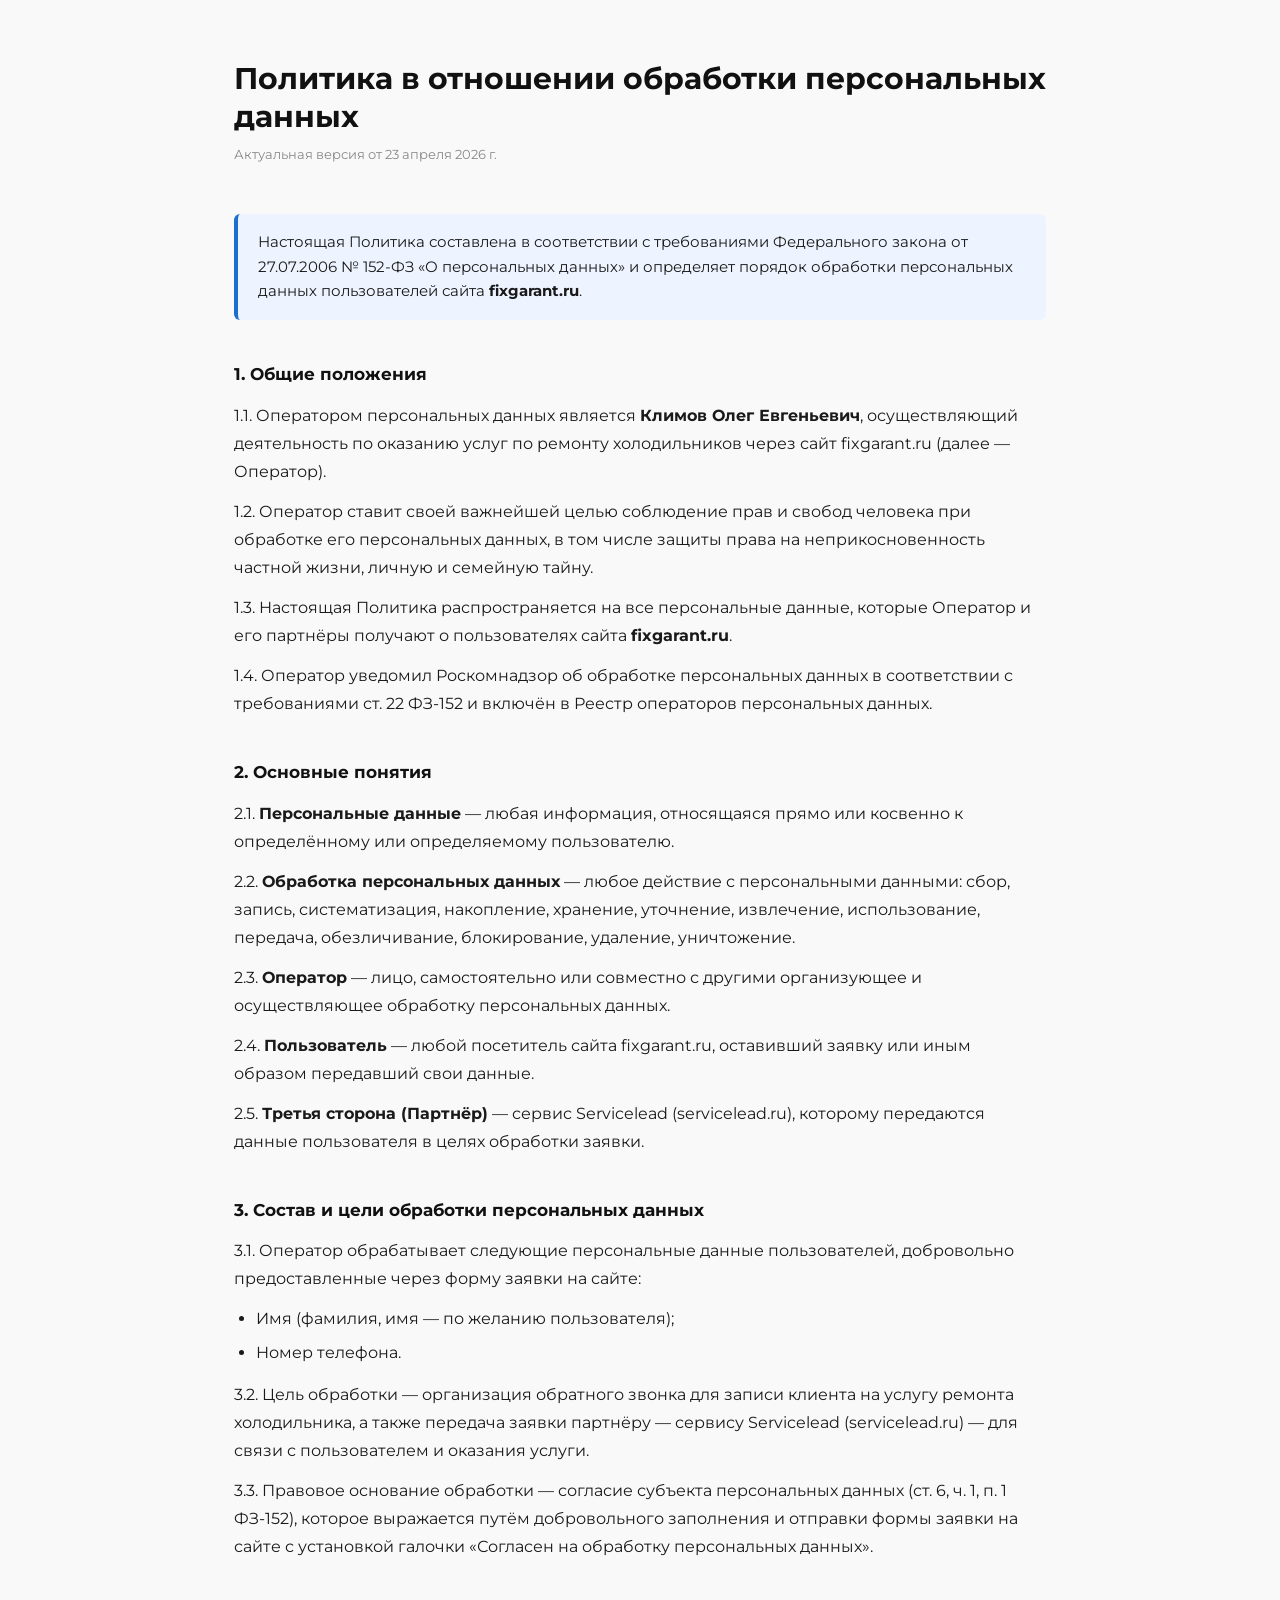
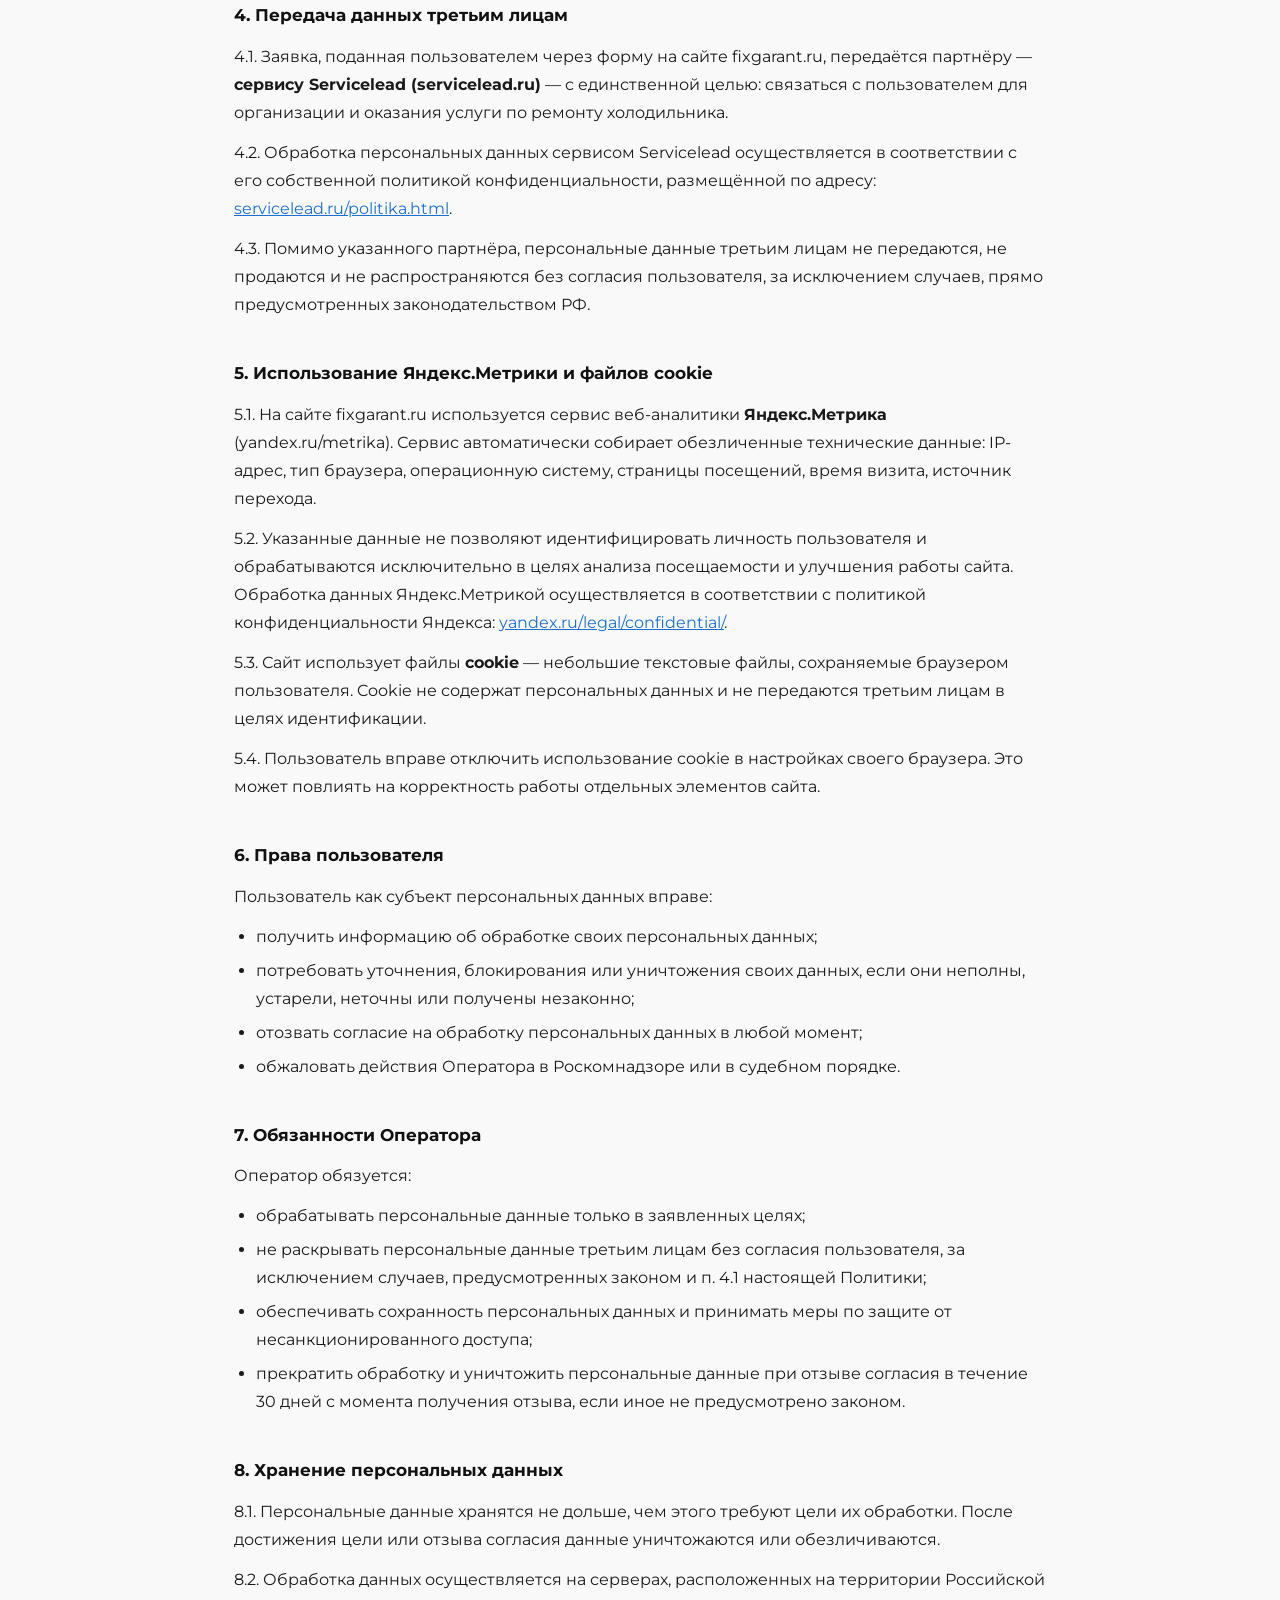
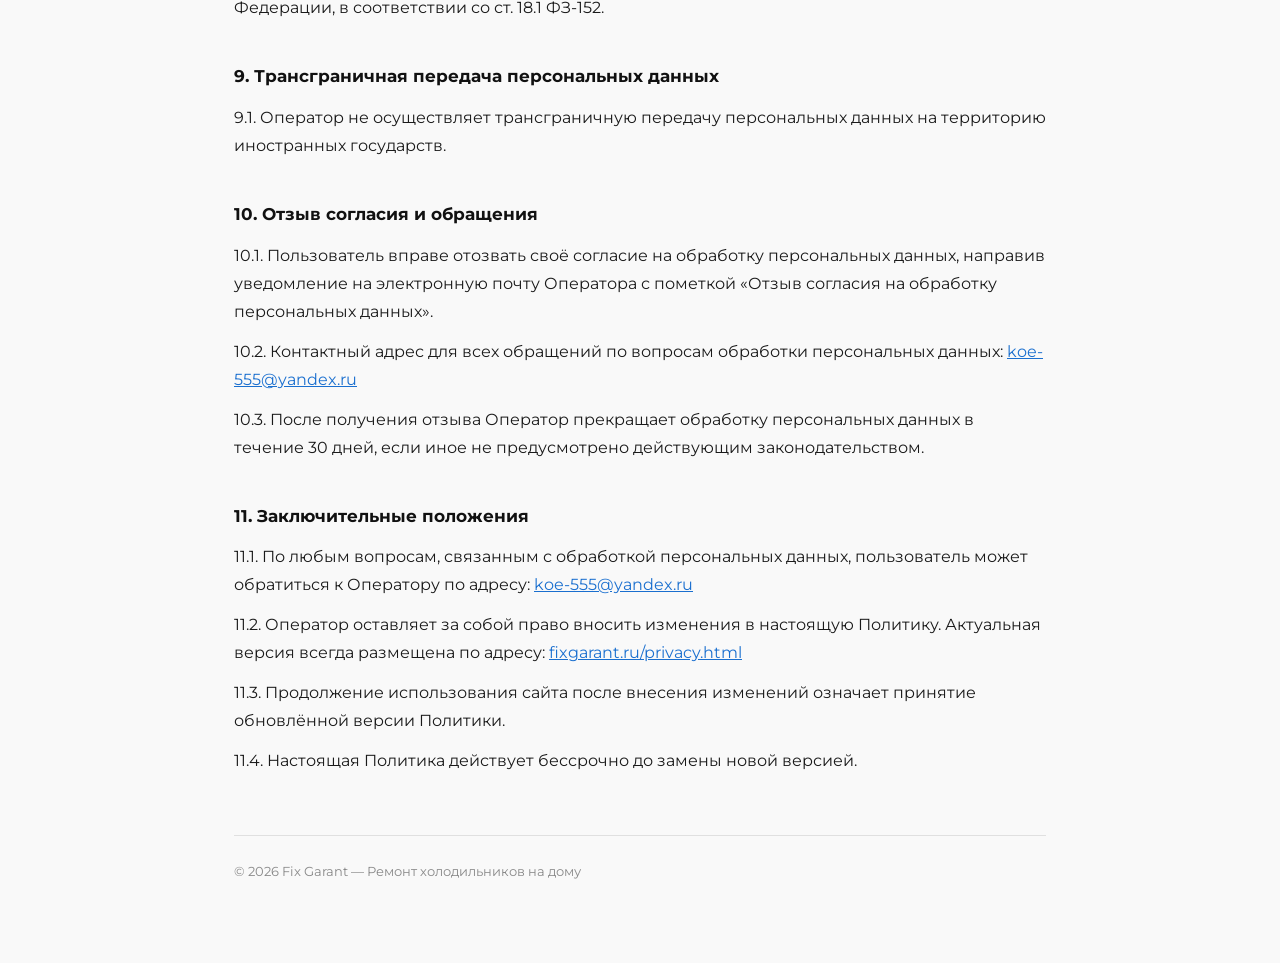
<file: privacy.html>
<!DOCTYPE html>
<html lang="ru">
<head>
  <meta charset="UTF-8">
  <meta name="viewport" content="width=device-width, initial-scale=1.0">
  <title>Политика конфиденциальности — Fix Garant</title>
  <meta name="robots" content="noindex, nofollow">
  <link rel="icon" href="favicon.ico" sizes="any">
  <link rel="icon" type="image/svg+xml" href="favicon_svg.svg">
  <link rel="icon" type="image/png" sizes="192x192" href="android-chrome-192x192.png">
  <link rel="apple-touch-icon" sizes="180x180" href="apple-touch-icon.png">
  <link rel="preconnect" href="https://fonts.googleapis.com">
  <link rel="preconnect" href="https://fonts.gstatic.com" crossorigin>
  <link href="https://fonts.googleapis.com/css2?family=Montserrat:wght@400;500;600;700&display=swap" rel="stylesheet">
  <style>
    *, *::before, *::after { box-sizing: border-box; margin: 0; padding: 0; }
    html { scroll-behavior: smooth; }
    body {
      font-family: 'Montserrat', sans-serif;
      font-weight: 400;
      font-size: 16px;
      line-height: 1.75;
      color: #1a1a1a;
      background: #f9f9f9;
    }
    .page-wrap {
      max-width: 860px;
      margin: 0 auto;
      padding: 60px 24px 80px;
    } 

    h1 {
      font-size: clamp(22px, 4vw, 30px);
      font-weight: 700;
      margin-bottom: 8px;
      line-height: 1.25;
      color: #111;
    }
    .meta {
      font-size: 13px;
      color: #888;
      margin-bottom: 48px;
    }
    h2 {
      font-size: 17px;
      font-weight: 700;
      margin: 40px 0 12px;
      color: #111;
    }
    p { margin-bottom: 12px; }
    ul, ol { margin: 8px 0 14px 22px; }
    li { margin-bottom: 6px; }
    a { color: #1a6fcf; }
    a:hover { text-decoration: underline; }
    .highlight-box {
      background: #eef4ff;
      border-left: 4px solid #1a6fcf;
      padding: 16px 20px;
      border-radius: 6px;
      margin: 20px 0 32px;
      font-size: 15px;
      line-height: 1.65;
    }
    footer {
      margin-top: 60px;
      padding-top: 24px;
      border-top: 1px solid #e0e0e0;
      font-size: 13px;
      color: #888;
    }
    @media (max-width: 600px) {
      .page-wrap { padding: 36px 16px 60px; }
    }
  </style>
</head>
<body>

<div class="page-wrap">

  <h1>Политика в отношении обработки персональных данных</h1>
  <p class="meta">Актуальная версия от 23 апреля 2026 г.</p>

  <div class="highlight-box">
    Настоящая Политика составлена в соответствии с требованиями Федерального закона от 27.07.2006 № 152-ФЗ «О персональных данных» и определяет порядок обработки персональных данных пользователей сайта <strong>fixgarant.ru</strong>.
  </div>

  <h2>1. Общие положения</h2>
  <p>1.1. Оператором персональных данных является <strong>Климов Олег Евгеньевич</strong>, осуществляющий деятельность по оказанию услуг по ремонту холодильников через сайт fixgarant.ru (далее — Оператор).</p>
  <p>1.2. Оператор ставит своей важнейшей целью соблюдение прав и свобод человека при обработке его персональных данных, в том числе защиты права на неприкосновенность частной жизни, личную и семейную тайну.</p>
  <p>1.3. Настоящая Политика распространяется на все персональные данные, которые Оператор и его партнёры получают о пользователях сайта <strong>fixgarant.ru</strong>.</p>
  <p>1.4. Оператор уведомил Роскомнадзор об обработке персональных данных в соответствии с требованиями ст. 22 ФЗ-152 и включён в Реестр операторов персональных данных.</p>

  <h2>2. Основные понятия</h2>
  <p>2.1. <strong>Персональные данные</strong> — любая информация, относящаяся прямо или косвенно к определённому или определяемому пользователю.</p>
  <p>2.2. <strong>Обработка персональных данных</strong> — любое действие с персональными данными: сбор, запись, систематизация, накопление, хранение, уточнение, извлечение, использование, передача, обезличивание, блокирование, удаление, уничтожение.</p>
  <p>2.3. <strong>Оператор</strong> — лицо, самостоятельно или совместно с другими организующее и осуществляющее обработку персональных данных.</p>
  <p>2.4. <strong>Пользователь</strong> — любой посетитель сайта fixgarant.ru, оставивший заявку или иным образом передавший свои данные.</p>
  <p>2.5. <strong>Третья сторона (Партнёр)</strong> — сервис Servicelead (servicelead.ru), которому передаются данные пользователя в целях обработки заявки.</p>

  <h2>3. Состав и цели обработки персональных данных</h2>
  <p>3.1. Оператор обрабатывает следующие персональные данные пользователей, добровольно предоставленные через форму заявки на сайте:</p>
  <ul>
    <li>Имя (фамилия, имя — по желанию пользователя);</li>
    <li>Номер телефона.</li>
  </ul>
  <p>3.2. Цель обработки — организация обратного звонка для записи клиента на услугу ремонта холодильника, а также передача заявки партнёру — сервису Servicelead (servicelead.ru) — для связи с пользователем и оказания услуги.</p>
  <p>3.3. Правовое основание обработки — согласие субъекта персональных данных (ст. 6, ч. 1, п. 1 ФЗ-152), которое выражается путём добровольного заполнения и отправки формы заявки на сайте с установкой галочки «Согласен на обработку персональных данных».</p>

  <h2>4. Передача данных третьим лицам</h2>
  <p>4.1. Заявка, поданная пользователем через форму на сайте fixgarant.ru, передаётся партнёру — <strong>сервису Servicelead (servicelead.ru)</strong> — с единственной целью: связаться с пользователем для организации и оказания услуги по ремонту холодильника.</p>
  <p>4.2. Обработка персональных данных сервисом Servicelead осуществляется в соответствии с его собственной политикой конфиденциальности, размещённой по адресу: <a href="https://servicelead.ru/politika.html" target="_blank" rel="noopener noreferrer">servicelead.ru/politika.html</a>.</p>
  <p>4.3. Помимо указанного партнёра, персональные данные третьим лицам не передаются, не продаются и не распространяются без согласия пользователя, за исключением случаев, прямо предусмотренных законодательством РФ.</p>

  <h2>5. Использование Яндекс.Метрики и файлов cookie</h2>
  <p>5.1. На сайте fixgarant.ru используется сервис веб-аналитики <strong>Яндекс.Метрика</strong> (yandex.ru/metrika). Сервис автоматически собирает обезличенные технические данные: IP-адрес, тип браузера, операционную систему, страницы посещений, время визита, источник перехода.</p>
  <p>5.2. Указанные данные не позволяют идентифицировать личность пользователя и обрабатываются исключительно в целях анализа посещаемости и улучшения работы сайта. Обработка данных Яндекс.Метрикой осуществляется в соответствии с политикой конфиденциальности Яндекса: <a href="https://yandex.ru/legal/confidential/" target="_blank" rel="noopener noreferrer">yandex.ru/legal/confidential/</a>.</p>
  <p>5.3. Сайт использует файлы <strong>cookie</strong> — небольшие текстовые файлы, сохраняемые браузером пользователя. Cookie не содержат персональных данных и не передаются третьим лицам в целях идентификации.</p>
  <p>5.4. Пользователь вправе отключить использование cookie в настройках своего браузера. Это может повлиять на корректность работы отдельных элементов сайта.</p>

  <h2>6. Права пользователя</h2>
  <p>Пользователь как субъект персональных данных вправе:</p>
  <ul>
    <li>получить информацию об обработке своих персональных данных;</li>
    <li>потребовать уточнения, блокирования или уничтожения своих данных, если они неполны, устарели, неточны или получены незаконно;</li>
    <li>отозвать согласие на обработку персональных данных в любой момент;</li>
    <li>обжаловать действия Оператора в Роскомнадзоре или в судебном порядке.</li>
  </ul>

  <h2>7. Обязанности Оператора</h2>
  <p>Оператор обязуется:</p>
  <ul>
    <li>обрабатывать персональные данные только в заявленных целях;</li>
    <li>не раскрывать персональные данные третьим лицам без согласия пользователя, за исключением случаев, предусмотренных законом и п. 4.1 настоящей Политики;</li>
    <li>обеспечивать сохранность персональных данных и принимать меры по защите от несанкционированного доступа;</li>
    <li>прекратить обработку и уничтожить персональные данные при отзыве согласия в течение 30 дней с момента получения отзыва, если иное не предусмотрено законом.</li>
  </ul>

  <h2>8. Хранение персональных данных</h2>
  <p>8.1. Персональные данные хранятся не дольше, чем этого требуют цели их обработки. После достижения цели или отзыва согласия данные уничтожаются или обезличиваются.</p>
  <p>8.2. Обработка данных осуществляется на серверах, расположенных на территории Российской Федерации, в соответствии со ст. 18.1 ФЗ-152.</p>

  <h2>9. Трансграничная передача персональных данных</h2>
  <p>9.1. Оператор не осуществляет трансграничную передачу персональных данных на территорию иностранных государств.</p>

  <h2>10. Отзыв согласия и обращения</h2>
  <p>10.1. Пользователь вправе отозвать своё согласие на обработку персональных данных, направив уведомление на электронную почту Оператора с пометкой «Отзыв согласия на обработку персональных данных».</p>
  <p>10.2. Контактный адрес для всех обращений по вопросам обработки персональных данных: <a href="mailto:koe-555@yandex.ru">koe-555@yandex.ru</a></p>
  <p>10.3. После получения отзыва Оператор прекращает обработку персональных данных в течение 30 дней, если иное не предусмотрено действующим законодательством.</p>

  <h2>11. Заключительные положения</h2>
  <p>11.1. По любым вопросам, связанным с обработкой персональных данных, пользователь может обратиться к Оператору по адресу: <a href="mailto:koe-555@yandex.ru">koe-555@yandex.ru</a></p>
  <p>11.2. Оператор оставляет за собой право вносить изменения в настоящую Политику. Актуальная версия всегда размещена по адресу: <a href="https://fixgarant.ru/privacy.html">fixgarant.ru/privacy.html</a></p>
  <p>11.3. Продолжение использования сайта после внесения изменений означает принятие обновлённой версии Политики.</p>
  <p>11.4. Настоящая Политика действует бессрочно до замены новой версией.</p>

  <footer>
    © 2026 Fix Garant — Ремонт холодильников на дому
  </footer>

</div>

</body>
</html>
</file>
